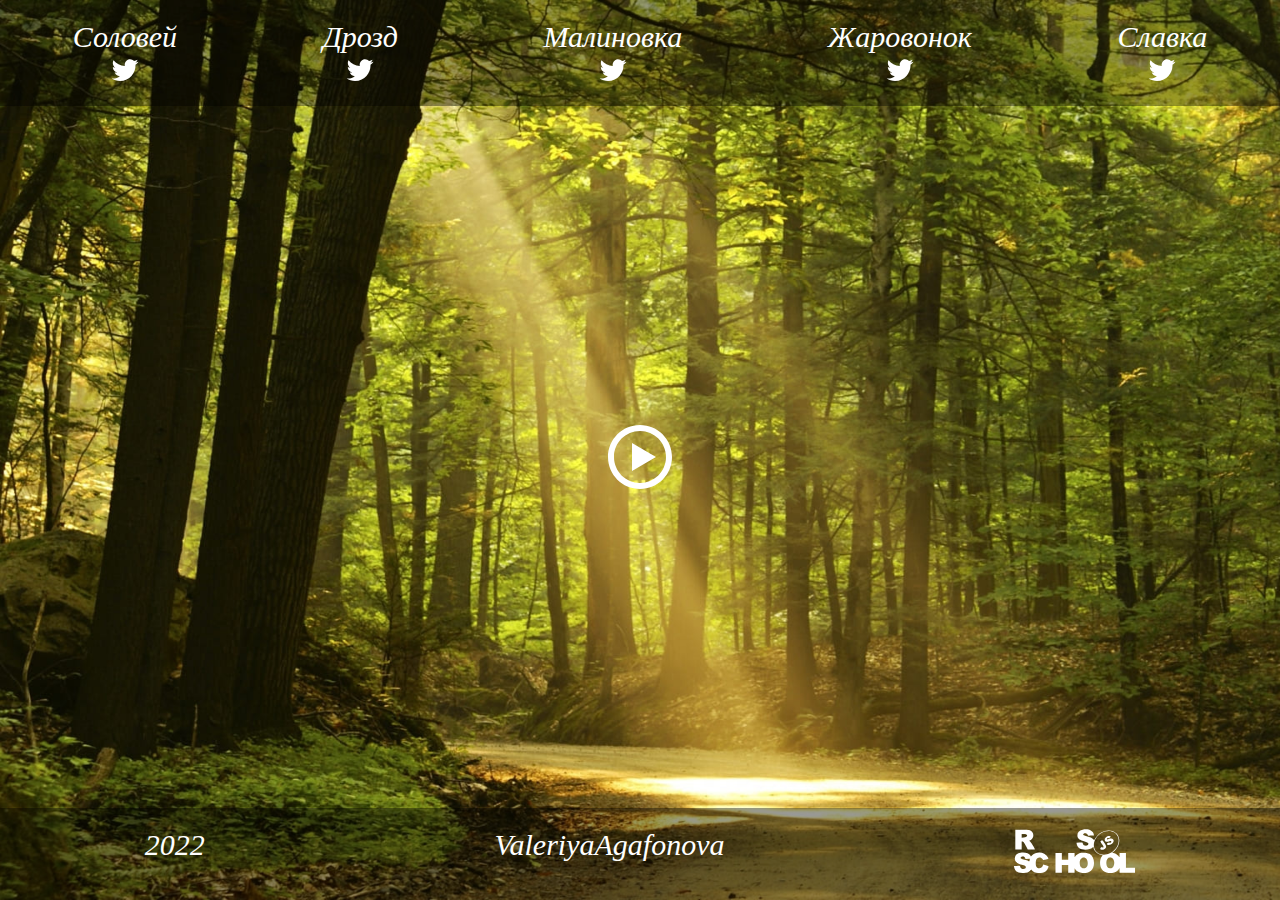
<file: eco-sounds/index.html>
<!DOCTYPE html>
<html lang="en">
<head>
    <meta charset="UTF-8">
    <meta http-equiv="X-UA-Compatible" content="IE=edge">
    <meta name="viewport" content="width=device-width, initial-scale=1.0">
    <link rel="stylesheet" href="./style.css">
    <title>Document</title>
</head>
<body>
    <header class="header">
        <div class="bird-button" value="solovey">
            <p class="bird-name">Соловей</p>
            <svg width="32" height="32" viewBox="0 0 32 32" fill="none" xmlns="http://www.w3.org/2000/svg">
                <path d="M29.333 7.83998C28.333 8.33298 27.333 8.50698 26.16 8.66698C27.333 7.99998 28.16 6.99998 28.493 5.66698C27.488 6.27498 26.317 6.73798 25.07 6.98898L25 7.00098C23.969 5.98698 22.56 5.35498 21.004 5.33398H21C18.16 5.33398 15.667 7.84098 15.667 10.841C15.667 11.334 15.667 11.668 15.84 12.001C11.262 11.823 7.22097 9.66398 4.52897 6.36198L4.50697 6.33398C4.08197 7.05998 3.83097 7.93198 3.83097 8.86298C3.83097 8.97198 3.83397 9.08098 3.84097 9.18898L3.83997 9.17398C3.87397 11.052 4.84897 12.695 6.31297 13.655L6.33397 13.668C5.49397 13.668 4.66697 13.335 3.82697 13.001C3.82697 15.668 5.66697 17.841 8.15997 18.334C7.66697 18.507 7.15997 18.507 6.66697 18.507C6.33397 18.507 5.99997 18.507 5.66697 18.334C6.33397 20.507 8.33397 22.174 10.84 22.174C9.03997 23.629 6.72397 24.509 4.20297 24.509C4.13197 24.509 4.06097 24.508 3.98997 24.507H4.00097H2.66797C5.03297 26.016 7.90397 26.936 10.984 27H11.001C21.001 27 26.508 18.667 26.508 11.493V10.826C27.655 10.036 28.601 9.03898 29.311 7.88198L29.335 7.83998H29.333Z"/>
                </svg>
           
        </div>
        <div class="bird-button" value="drozd">
            <p class="bird-name">Дрозд</p>
            <svg width="32" height="32" viewBox="0 0 32 32" fill="none" xmlns="http://www.w3.org/2000/svg">
                <path d="M29.333 7.83998C28.333 8.33298 27.333 8.50698 26.16 8.66698C27.333 7.99998 28.16 6.99998 28.493 5.66698C27.488 6.27498 26.317 6.73798 25.07 6.98898L25 7.00098C23.969 5.98698 22.56 5.35498 21.004 5.33398H21C18.16 5.33398 15.667 7.84098 15.667 10.841C15.667 11.334 15.667 11.668 15.84 12.001C11.262 11.823 7.22097 9.66398 4.52897 6.36198L4.50697 6.33398C4.08197 7.05998 3.83097 7.93198 3.83097 8.86298C3.83097 8.97198 3.83397 9.08098 3.84097 9.18898L3.83997 9.17398C3.87397 11.052 4.84897 12.695 6.31297 13.655L6.33397 13.668C5.49397 13.668 4.66697 13.335 3.82697 13.001C3.82697 15.668 5.66697 17.841 8.15997 18.334C7.66697 18.507 7.15997 18.507 6.66697 18.507C6.33397 18.507 5.99997 18.507 5.66697 18.334C6.33397 20.507 8.33397 22.174 10.84 22.174C9.03997 23.629 6.72397 24.509 4.20297 24.509C4.13197 24.509 4.06097 24.508 3.98997 24.507H4.00097H2.66797C5.03297 26.016 7.90397 26.936 10.984 27H11.001C21.001 27 26.508 18.667 26.508 11.493V10.826C27.655 10.036 28.601 9.03898 29.311 7.88198L29.335 7.83998H29.333Z"/>
                </svg>
            
        </div>
        <div class="bird-button" value="zarynka">
            <p class="bird-name">Малиновка</p>
            <svg width="32" height="32" viewBox="0 0 32 32" fill="none" xmlns="http://www.w3.org/2000/svg">
                <path d="M29.333 7.83998C28.333 8.33298 27.333 8.50698 26.16 8.66698C27.333 7.99998 28.16 6.99998 28.493 5.66698C27.488 6.27498 26.317 6.73798 25.07 6.98898L25 7.00098C23.969 5.98698 22.56 5.35498 21.004 5.33398H21C18.16 5.33398 15.667 7.84098 15.667 10.841C15.667 11.334 15.667 11.668 15.84 12.001C11.262 11.823 7.22097 9.66398 4.52897 6.36198L4.50697 6.33398C4.08197 7.05998 3.83097 7.93198 3.83097 8.86298C3.83097 8.97198 3.83397 9.08098 3.84097 9.18898L3.83997 9.17398C3.87397 11.052 4.84897 12.695 6.31297 13.655L6.33397 13.668C5.49397 13.668 4.66697 13.335 3.82697 13.001C3.82697 15.668 5.66697 17.841 8.15997 18.334C7.66697 18.507 7.15997 18.507 6.66697 18.507C6.33397 18.507 5.99997 18.507 5.66697 18.334C6.33397 20.507 8.33397 22.174 10.84 22.174C9.03997 23.629 6.72397 24.509 4.20297 24.509C4.13197 24.509 4.06097 24.508 3.98997 24.507H4.00097H2.66797C5.03297 26.016 7.90397 26.936 10.984 27H11.001C21.001 27 26.508 18.667 26.508 11.493V10.826C27.655 10.036 28.601 9.03898 29.311 7.88198L29.335 7.83998H29.333Z"/>
                </svg>
          
        </div>
        <div class="bird-button" value="javoronok">
            <p class="bird-name">Жаровонок</p>
            <svg width="32" height="32" viewBox="0 0 32 32" fill="none" xmlns="http://www.w3.org/2000/svg">
                <path d="M29.333 7.83998C28.333 8.33298 27.333 8.50698 26.16 8.66698C27.333 7.99998 28.16 6.99998 28.493 5.66698C27.488 6.27498 26.317 6.73798 25.07 6.98898L25 7.00098C23.969 5.98698 22.56 5.35498 21.004 5.33398H21C18.16 5.33398 15.667 7.84098 15.667 10.841C15.667 11.334 15.667 11.668 15.84 12.001C11.262 11.823 7.22097 9.66398 4.52897 6.36198L4.50697 6.33398C4.08197 7.05998 3.83097 7.93198 3.83097 8.86298C3.83097 8.97198 3.83397 9.08098 3.84097 9.18898L3.83997 9.17398C3.87397 11.052 4.84897 12.695 6.31297 13.655L6.33397 13.668C5.49397 13.668 4.66697 13.335 3.82697 13.001C3.82697 15.668 5.66697 17.841 8.15997 18.334C7.66697 18.507 7.15997 18.507 6.66697 18.507C6.33397 18.507 5.99997 18.507 5.66697 18.334C6.33397 20.507 8.33397 22.174 10.84 22.174C9.03997 23.629 6.72397 24.509 4.20297 24.509C4.13197 24.509 4.06097 24.508 3.98997 24.507H4.00097H2.66797C5.03297 26.016 7.90397 26.936 10.984 27H11.001C21.001 27 26.508 18.667 26.508 11.493V10.826C27.655 10.036 28.601 9.03898 29.311 7.88198L29.335 7.83998H29.333Z"/>
                </svg>
            
        </div>
        <div class="bird-button" value="slavka">
            <p class="bird-name">Славка</p>
            <svg width="32" height="32" viewBox="0 0 32 32" fill="none" xmlns="http://www.w3.org/2000/svg">
                <path d="M29.333 7.83998C28.333 8.33298 27.333 8.50698 26.16 8.66698C27.333 7.99998 28.16 6.99998 28.493 5.66698C27.488 6.27498 26.317 6.73798 25.07 6.98898L25 7.00098C23.969 5.98698 22.56 5.35498 21.004 5.33398H21C18.16 5.33398 15.667 7.84098 15.667 10.841C15.667 11.334 15.667 11.668 15.84 12.001C11.262 11.823 7.22097 9.66398 4.52897 6.36198L4.50697 6.33398C4.08197 7.05998 3.83097 7.93198 3.83097 8.86298C3.83097 8.97198 3.83397 9.08098 3.84097 9.18898L3.83997 9.17398C3.87397 11.052 4.84897 12.695 6.31297 13.655L6.33397 13.668C5.49397 13.668 4.66697 13.335 3.82697 13.001C3.82697 15.668 5.66697 17.841 8.15997 18.334C7.66697 18.507 7.15997 18.507 6.66697 18.507C6.33397 18.507 5.99997 18.507 5.66697 18.334C6.33397 20.507 8.33397 22.174 10.84 22.174C9.03997 23.629 6.72397 24.509 4.20297 24.509C4.13197 24.509 4.06097 24.508 3.98997 24.507H4.00097H2.66797C5.03297 26.016 7.90397 26.936 10.984 27H11.001C21.001 27 26.508 18.667 26.508 11.493V10.826C27.655 10.036 28.601 9.03898 29.311 7.88198L29.335 7.83998H29.333Z"/>
                </svg>
           
        </div>

    </header>
    <main class="main">
        <svg class="play" version="1.1" fill="none" xmlns="http://www.w3.org/2000/svg" width="64" height="64" viewBox="0 0 64 64">
            <title>play2</title>
            <path  d="M32 0c-17.673 0-32 14.327-32 32s14.327 32 32 32 32-14.327 32-32-14.327-32-32-32zM32 58c-14.359 0-26-11.641-26-26s11.641-26 26-26 26 11.641 26 26-11.641 26-26 26zM24 18l24 14-24 14z"></path>
            </svg>
         <svg class="pause display" version="1.1" xmlns="http://www.w3.org/2000/svg" width="64" height="64" viewBox="0 0 64 64" fill="none">
             <title>pause</title>
            <path d="M32 0c-17.673 0-32 14.327-32 32s14.327 32 32 32 32-14.327 32-32-14.327-32-32-32zM32 58c-14.359 0-26-11.641-26-26s11.641-26 26-26 26 11.641 26 26-11.641 26-26 26zM20 20h8v24h-8zM36 20h8v24h-8z"></path>
            </svg>
            <audio class="audio"></audio>
    </main>
    <footer class="footer">
        <span>2022</span>
        <a href="https://github.com/ValeriyaAgafonova">ValeriyaAgafonova</a>
        <a href="https://rs.school/js-stage0/"><svg class="logo" version="1.1" fill="white" xmlns="http://www.w3.org/2000/svg" width="121" height="45" viewBox="0 0 242 90">
            <title>rss</title>
            <path d="M137.197 3.257c-6.927 1.609-10.367 5.259-10.401 11.036-0.039 6.727 3.729 9.816 15.812 12.966 5.873 1.53 7.869 4.182 5.091 6.758-3.153 2.922-9.323 1.027-10.1-3.105-0.385-2.062-0.366-2.056-6.837-1.696l-5.735 0.318 0.276 1.806c0.425 2.784 2.722 7.082 4.68 8.758 5.802 4.964 21.78 4.455 27.25-0.872l1.6-1.558 0.307 1.811c1.125 6.663 7.892 12.923 15.677 14.504l2.5 0.509-1.477 1.935c-4.874 6.384-5.012 19.44-0.276 26.221 7.248 10.375 27.644 10.074 34.355-0.506l1.249-1.969v9.391h31.61v-10.097h-18.878v-29.416h-12.732l-0.025 4.5c-0.022 3.676-0.121 4.343-0.548 3.642-2.419-3.968-7.13-7.265-11.748-8.218l-2.489-0.515 2.526-1.898c7.858-5.906 12.752-16.681 11.495-25.307-3.305-22.669-35.958-23.020-48.395-0.523-0.802 1.448-1.485 2.68-1.519 2.737s-1.153-0.956-2.489-2.247c-2.77-2.683-4.995-3.665-12.558-5.538-7.037-1.744-8.477-2.967-6.112-5.192 2.25-2.115 7.149-0.745 8.252 2.309 0.647 1.789 0.529 1.772 8.010 1.277l4.326-0.287-0.276-1.724c-1.277-7.987-11.329-12.386-22.424-9.807zM2.635 23.268v19.755h12.732v-15.806h1.294c2.042 0 3.277 1.502 7.214 8.781l3.682 6.803 7.079 0.121c3.893 0.067 7.076 0.003 7.076-0.141 0-2.225-7.934-15.064-10.136-16.402l-1.207-0.734 2.436-1.274c9.031-4.728 7.321-18.273-2.576-20.396-1.249-0.267-7.574-0.467-14.884-0.467h-12.71v19.755zM195.401 6.952c19.87 5.186 18.051 33.064-2.824 43.242-21.268 10.37-40.222-6.654-30.113-27.045 5.898-11.897 20.984-19.316 32.934-16.194zM24.14 12.417c4.472 2.261 1.505 6.435-4.829 6.795l-3.943 0.225v-7.585l3.842 0.006c2.199 0.003 4.306 0.242 4.93 0.557zM188.373 15.91c-3.496 0.928-7.051 4.461-7.054 7.009-0.006 4.163 3.322 5.664 8.558 3.862 3.203-1.102 4.019-1.102 4.612 0.003 1.004 1.879-2.287 3.794-4.207 2.447-0.965-0.675-4.523 1.454-4.559 2.728-0.056 1.918 4.798 2.644 7.771 1.162 9.442-4.705 6.761-14.805-3.032-11.427-3.915 1.35-4.756 1.409-4.756 0.323 0-1.704 2.663-2.936 3.825-1.775 0.475 0.475 4.075-1.912 4.075-2.703 0-1.181-3.189-2.177-5.237-1.631zM174.201 25.383c-2.095 1.516-2.194 1.122 1.648 6.576 2.365 3.355 3.274 5.012 3.184 5.797-0.157 1.342-1.662 1.699-2.72 0.644-0.672-0.672-0.847-0.619-2.438 0.745-4.019 3.443 2.090 6.398 6.629 3.209 4.987-3.504 4.995-5.678 0.037-12.918-3.845-5.617-4.022-5.729-6.342-4.050zM13.044 49.621c-7.183 1.133-11.388 5.333-11.444 11.43-0.056 6.221 3.977 9.765 13.967 12.265 6.123 1.533 8.139 2.703 8.139 4.719 0 5.678-10.164 5.11-11.239-0.627-0.377-2.002-0.329-1.991-6.812-1.64l-5.749 0.312 0.287 1.8c1.311 8.252 6.109 11.686 16.799 12.021 8.477 0.264 11.391-0.557 15.092-4.258l2.534-2.534 0.931 1.257c5.386 7.284 23.58 7.774 29.554 0.793 1.747-2.039 3.707-5.881 3.907-7.65 0.141-1.246 0.101-1.268-5.223-2.883l-5.363-1.628-0.72 2.166c-2.453 7.383-11.714 7.467-13.748 0.127-0.692-2.495-0.608-8.454 0.157-11.022 1.845-6.207 9.638-7.481 12.8-2.090 1.319 2.25 0.965 2.208 6.95 0.855 5.698-1.288 5.453-1.060 4.154-3.859-5.153-11.087-22.475-13.688-31.66-4.759l-2.562 2.492-1.063-1.814c-2.649-4.523-11.005-6.846-19.682-5.473zM134.342 49.632c-4.863 0.844-9.667 3.904-12.381 7.883-0.726 1.066-0.745 0.979-0.768-3.187l-0.023-4.281h-12.732v13.61h-12.732v-13.61h-12.732v39.513h12.732v-15.806h12.732v15.806h12.732v-8.933l1.375 2.073c5.721 8.634 23.414 10.15 31.466 2.694 9.318-8.626 7.49-28.249-3.136-33.671-4.101-2.093-11.298-3.004-16.535-2.095zM20.183 57.727c0.734 0.38 1.595 1.409 2.062 2.467l0.802 1.817 8.578-0.413-0.281 2.239c-0.371 2.962-0.537 3.074-2.998 1.986-1.159-0.512-4.402-1.505-7.211-2.211-6.646-1.665-7.473-2.022-7.813-3.375-0.63-2.503 3.766-4.112 6.865-2.509zM141.871 59.279c6.502 1.806 7.819 16.729 1.789 20.278-4.503 2.649-10.201 0.394-11.537-4.57-2.655-9.863 2.264-17.786 9.748-15.708zM194.951 59.268c7.554 2.098 7.4 19.074-0.191 21.119-6.103 1.642-10.164-2.599-10.133-10.581 0.034-8.294 3.963-12.305 10.325-10.536z"></path>
            </svg></a>
    </footer>
    <script src="./index.js"></script>
    <script>
        console.log("самооценка 60/60")
        console.log('1. Вёрстка +10. есть не меньше пяти интерактивных элементов, с которыми пользователи могут взаимодействовать. Изменение внешнего вида самого элемента и состояния курсора при наведении, плавные анимации +5   (5 интерактивных элементов, изменяется курсор при наведении, плавно меняется цвет при наведении).  в футере приложения есть ссылка на гитхаб автора приложения, год создания приложения, логотип курса со ссылкой на курс +5')
        console.log('2. При кликах по интерактивным элементам меняется изображение +10 ')
        console.log('3. При кликах по интерактивным элементам меняется звук +10')
        console.log('4. Активный в данный момент интерактивный элемент выделяется стилем +10 (активный элемент окрашивается голубым)')
        console.log('5. Кнопка Play/Pause +20 есть кнопка Play/Pause, при клике по которой можно запустить или остановить проигрывание звука +10 внешний вид и функционал кнопки Play/Pause изменяется в зависимости от того, проигрывается ли в данный момент звук +10')
        console.log('Очень высокое качество оформления приложения и/или дополнительный не предусмотренный в задании функционал, улучшающий качество приложения (сделала с картинки демо е выходя за рамки) поэтому дом баллов не добавляю')

    </script>
</body>
</html>
</file>
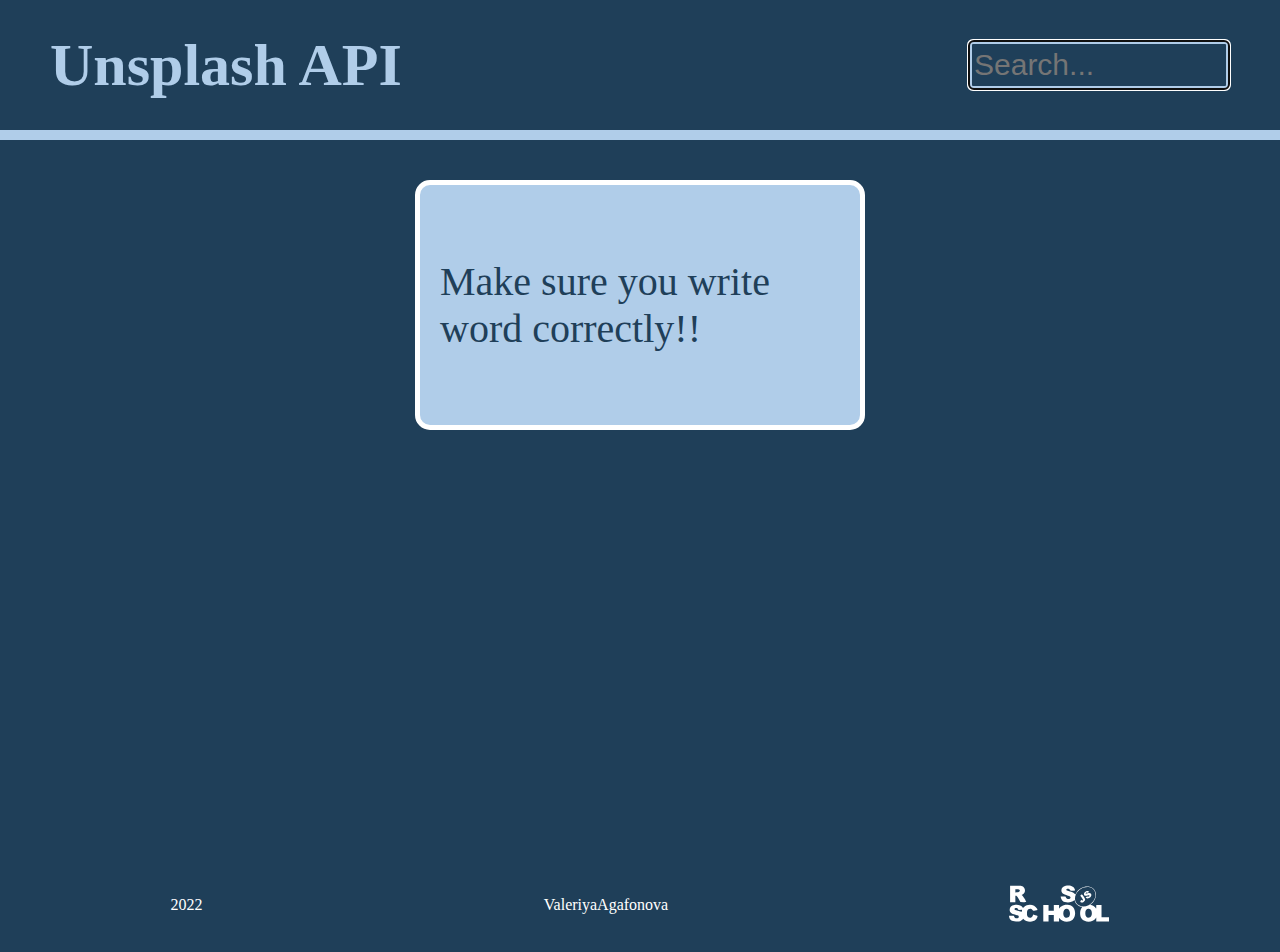
<file: image-galery/index.html>
<!DOCTYPE html>
<html lang="en">
<head>
    <meta charset="UTF-8">
    <meta http-equiv="X-UA-Compatible" content="IE=edge">
    <meta name="viewport" content="width=device-width, initial-scale=1.0">
    <link rel="stylesheet" href="./style.css">
    <link rel="icon" href="./icon.svg">
    <title>Photo api</title>
</head>
<body>
    <header class="header">
        <h1>Unsplash API</h1>
        <div class="search-area">
        <input type="text" placeholder="Search..." autofocus>
        <span class="clean">&#10006;</span>
    </div>
    </header>
    <main class="main">
        <div class="photo-container"></div>
<div class="error display">
    <p>Make sure you write word correctly!!</p>
</div>
          
    </main>
<footer class="footer">
    <span>2022</span>
    <a href="https://github.com/ValeriyaAgafonova">ValeriyaAgafonova</a>
    <a href="https://rs.school/js-stage0/"><svg class="logo" version="1.1" fill="white" xmlns="http://www.w3.org/2000/svg" width="242" height="90" viewBox="0 0 242 90">
        <title>rss</title>
        <path d="M137.197 3.257c-6.927 1.609-10.367 5.259-10.401 11.036-0.039 6.727 3.729 9.816 15.812 12.966 5.873 1.53 7.869 4.182 5.091 6.758-3.153 2.922-9.323 1.027-10.1-3.105-0.385-2.062-0.366-2.056-6.837-1.696l-5.735 0.318 0.276 1.806c0.425 2.784 2.722 7.082 4.68 8.758 5.802 4.964 21.78 4.455 27.25-0.872l1.6-1.558 0.307 1.811c1.125 6.663 7.892 12.923 15.677 14.504l2.5 0.509-1.477 1.935c-4.874 6.384-5.012 19.44-0.276 26.221 7.248 10.375 27.644 10.074 34.355-0.506l1.249-1.969v9.391h31.61v-10.097h-18.878v-29.416h-12.732l-0.025 4.5c-0.022 3.676-0.121 4.343-0.548 3.642-2.419-3.968-7.13-7.265-11.748-8.218l-2.489-0.515 2.526-1.898c7.858-5.906 12.752-16.681 11.495-25.307-3.305-22.669-35.958-23.020-48.395-0.523-0.802 1.448-1.485 2.68-1.519 2.737s-1.153-0.956-2.489-2.247c-2.77-2.683-4.995-3.665-12.558-5.538-7.037-1.744-8.477-2.967-6.112-5.192 2.25-2.115 7.149-0.745 8.252 2.309 0.647 1.789 0.529 1.772 8.010 1.277l4.326-0.287-0.276-1.724c-1.277-7.987-11.329-12.386-22.424-9.807zM2.635 23.268v19.755h12.732v-15.806h1.294c2.042 0 3.277 1.502 7.214 8.781l3.682 6.803 7.079 0.121c3.893 0.067 7.076 0.003 7.076-0.141 0-2.225-7.934-15.064-10.136-16.402l-1.207-0.734 2.436-1.274c9.031-4.728 7.321-18.273-2.576-20.396-1.249-0.267-7.574-0.467-14.884-0.467h-12.71v19.755zM195.401 6.952c19.87 5.186 18.051 33.064-2.824 43.242-21.268 10.37-40.222-6.654-30.113-27.045 5.898-11.897 20.984-19.316 32.934-16.194zM24.14 12.417c4.472 2.261 1.505 6.435-4.829 6.795l-3.943 0.225v-7.585l3.842 0.006c2.199 0.003 4.306 0.242 4.93 0.557zM188.373 15.91c-3.496 0.928-7.051 4.461-7.054 7.009-0.006 4.163 3.322 5.664 8.558 3.862 3.203-1.102 4.019-1.102 4.612 0.003 1.004 1.879-2.287 3.794-4.207 2.447-0.965-0.675-4.523 1.454-4.559 2.728-0.056 1.918 4.798 2.644 7.771 1.162 9.442-4.705 6.761-14.805-3.032-11.427-3.915 1.35-4.756 1.409-4.756 0.323 0-1.704 2.663-2.936 3.825-1.775 0.475 0.475 4.075-1.912 4.075-2.703 0-1.181-3.189-2.177-5.237-1.631zM174.201 25.383c-2.095 1.516-2.194 1.122 1.648 6.576 2.365 3.355 3.274 5.012 3.184 5.797-0.157 1.342-1.662 1.699-2.72 0.644-0.672-0.672-0.847-0.619-2.438 0.745-4.019 3.443 2.090 6.398 6.629 3.209 4.987-3.504 4.995-5.678 0.037-12.918-3.845-5.617-4.022-5.729-6.342-4.050zM13.044 49.621c-7.183 1.133-11.388 5.333-11.444 11.43-0.056 6.221 3.977 9.765 13.967 12.265 6.123 1.533 8.139 2.703 8.139 4.719 0 5.678-10.164 5.11-11.239-0.627-0.377-2.002-0.329-1.991-6.812-1.64l-5.749 0.312 0.287 1.8c1.311 8.252 6.109 11.686 16.799 12.021 8.477 0.264 11.391-0.557 15.092-4.258l2.534-2.534 0.931 1.257c5.386 7.284 23.58 7.774 29.554 0.793 1.747-2.039 3.707-5.881 3.907-7.65 0.141-1.246 0.101-1.268-5.223-2.883l-5.363-1.628-0.72 2.166c-2.453 7.383-11.714 7.467-13.748 0.127-0.692-2.495-0.608-8.454 0.157-11.022 1.845-6.207 9.638-7.481 12.8-2.090 1.319 2.25 0.965 2.208 6.95 0.855 5.698-1.288 5.453-1.060 4.154-3.859-5.153-11.087-22.475-13.688-31.66-4.759l-2.562 2.492-1.063-1.814c-2.649-4.523-11.005-6.846-19.682-5.473zM134.342 49.632c-4.863 0.844-9.667 3.904-12.381 7.883-0.726 1.066-0.745 0.979-0.768-3.187l-0.023-4.281h-12.732v13.61h-12.732v-13.61h-12.732v39.513h12.732v-15.806h12.732v15.806h12.732v-8.933l1.375 2.073c5.721 8.634 23.414 10.15 31.466 2.694 9.318-8.626 7.49-28.249-3.136-33.671-4.101-2.093-11.298-3.004-16.535-2.095zM20.183 57.727c0.734 0.38 1.595 1.409 2.062 2.467l0.802 1.817 8.578-0.413-0.281 2.239c-0.371 2.962-0.537 3.074-2.998 1.986-1.159-0.512-4.402-1.505-7.211-2.211-6.646-1.665-7.473-2.022-7.813-3.375-0.63-2.503 3.766-4.112 6.865-2.509zM141.871 59.279c6.502 1.806 7.819 16.729 1.789 20.278-4.503 2.649-10.201 0.394-11.537-4.57-2.655-9.863 2.264-17.786 9.748-15.708zM194.951 59.268c7.554 2.098 7.4 19.074-0.191 21.119-6.103 1.642-10.164-2.599-10.133-10.581 0.034-8.294 3.963-12.305 10.325-10.536z"></path>
        </svg></a>
</footer>

    <script src="./index.js"></script>
    <script>
        console.log('60/60')
        console.log('Вёрстка +10 на странице есть несколько фото и строка поиска +5в футере приложения есть ссылка на гитхаб автора приложения, год создания приложения, логотип курса со ссылкой на курс +5')
        console.log('При загрузке приложения на странице отображаются полученные от API изображения +10')
        console.log('Если в поле поиска ввести слово и отправить поисковый запрос, на странице отобразятся изображения соответствующей тематики, если такие данные предоставляет API +10')
        console.log('Поиск +30 при открытии приложения курсор находится в поле ввода +5 есть placeholder +5 автозаполнение поля ввода отключено (нет выпадающего списка с предыдущими запросами) +5 поисковый запрос можно отправить нажатием клавиши Enter +5 после отправки поискового запроса и отображения результатов поиска, поисковый запрос продолжает отображаться в поле ввода +5 в поле ввода есть крестик при клике по которому поисковый запрос из поля ввода удаляется и отображается placeholder +5')
        console.log('Очень высокое качество оформления приложения и/или дополнительный не предусмотренный в задании функционал, улучшающий качество приложения (сделала по демо поэтому баллов за это я себе не добавляла)')
        
    </script>
</body>
</html>
</file>
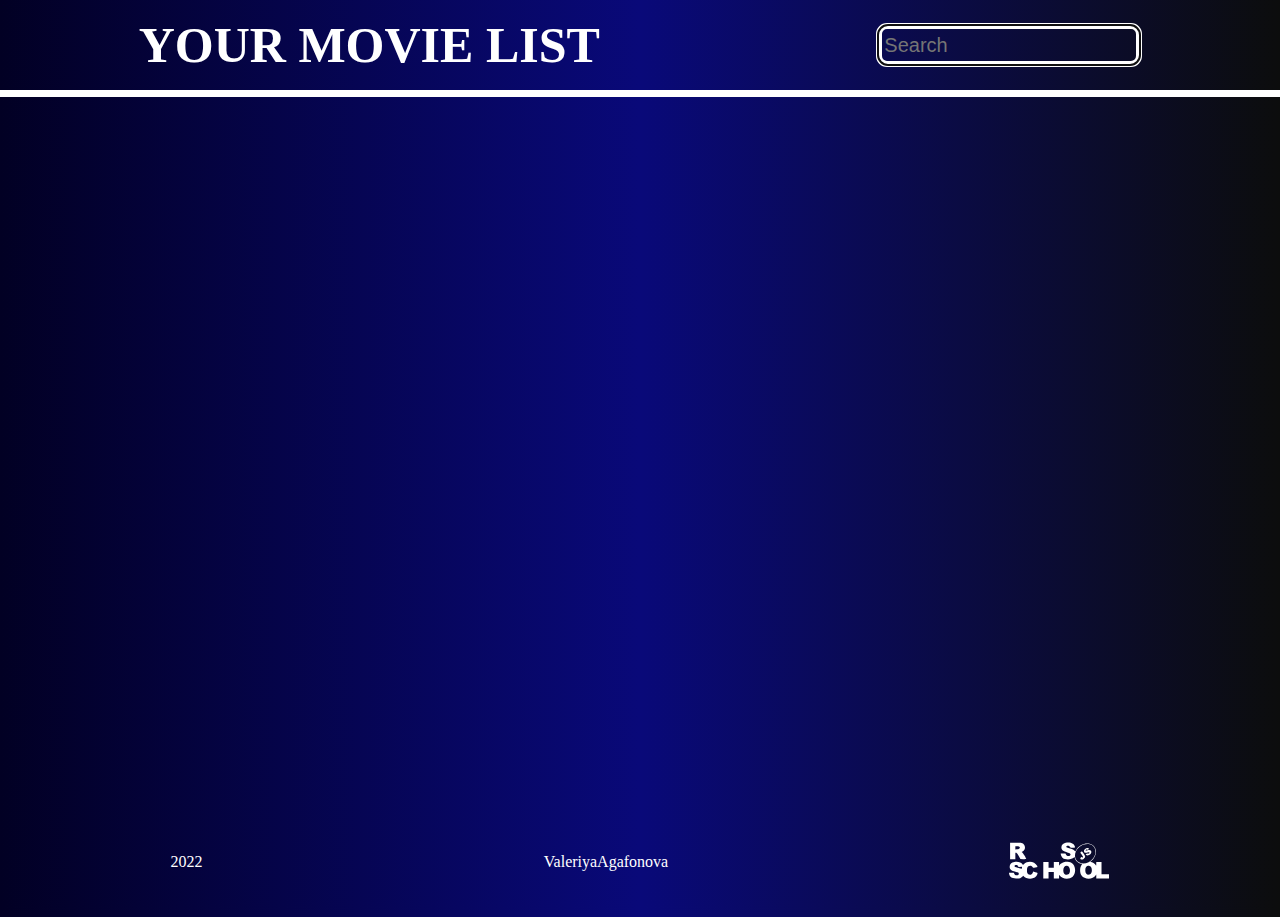
<file: movie-app/index.html>
<!DOCTYPE html>
<html lang="en">
<head>
    <meta charset="UTF-8">
    <meta http-equiv="X-UA-Compatible" content="IE=edge">
    <meta name="viewport" content="width=device-width, initial-scale=1.0">
    <link rel="stylesheet" href="./style.css">
    <link rel="icon" href="./assets/svg.svg">
    <title>Movie app</title>
</head>
<body>
    <header class="header">
        <h1>YOUR MOVIE LIST</h1>
        <div class="search-area">
        <input type="text" class="search-input" autofocus placeholder="Search">
        <span class="clean">&#10006;</span>
    </div>
    </header>
    <main class="main">
        
    </main>
    <footer class="footer">
        <span>2022</span>
        <a href="https://github.com/ValeriyaAgafonova">ValeriyaAgafonova</a>
        <a href="https://rs.school/js-stage0/"><svg class="logo" version="1.1" fill="white" xmlns="http://www.w3.org/2000/svg" width="242" height="90" viewBox="0 0 242 90">
            <title>rss</title>
            <path d="M137.197 3.257c-6.927 1.609-10.367 5.259-10.401 11.036-0.039 6.727 3.729 9.816 15.812 12.966 5.873 1.53 7.869 4.182 5.091 6.758-3.153 2.922-9.323 1.027-10.1-3.105-0.385-2.062-0.366-2.056-6.837-1.696l-5.735 0.318 0.276 1.806c0.425 2.784 2.722 7.082 4.68 8.758 5.802 4.964 21.78 4.455 27.25-0.872l1.6-1.558 0.307 1.811c1.125 6.663 7.892 12.923 15.677 14.504l2.5 0.509-1.477 1.935c-4.874 6.384-5.012 19.44-0.276 26.221 7.248 10.375 27.644 10.074 34.355-0.506l1.249-1.969v9.391h31.61v-10.097h-18.878v-29.416h-12.732l-0.025 4.5c-0.022 3.676-0.121 4.343-0.548 3.642-2.419-3.968-7.13-7.265-11.748-8.218l-2.489-0.515 2.526-1.898c7.858-5.906 12.752-16.681 11.495-25.307-3.305-22.669-35.958-23.020-48.395-0.523-0.802 1.448-1.485 2.68-1.519 2.737s-1.153-0.956-2.489-2.247c-2.77-2.683-4.995-3.665-12.558-5.538-7.037-1.744-8.477-2.967-6.112-5.192 2.25-2.115 7.149-0.745 8.252 2.309 0.647 1.789 0.529 1.772 8.010 1.277l4.326-0.287-0.276-1.724c-1.277-7.987-11.329-12.386-22.424-9.807zM2.635 23.268v19.755h12.732v-15.806h1.294c2.042 0 3.277 1.502 7.214 8.781l3.682 6.803 7.079 0.121c3.893 0.067 7.076 0.003 7.076-0.141 0-2.225-7.934-15.064-10.136-16.402l-1.207-0.734 2.436-1.274c9.031-4.728 7.321-18.273-2.576-20.396-1.249-0.267-7.574-0.467-14.884-0.467h-12.71v19.755zM195.401 6.952c19.87 5.186 18.051 33.064-2.824 43.242-21.268 10.37-40.222-6.654-30.113-27.045 5.898-11.897 20.984-19.316 32.934-16.194zM24.14 12.417c4.472 2.261 1.505 6.435-4.829 6.795l-3.943 0.225v-7.585l3.842 0.006c2.199 0.003 4.306 0.242 4.93 0.557zM188.373 15.91c-3.496 0.928-7.051 4.461-7.054 7.009-0.006 4.163 3.322 5.664 8.558 3.862 3.203-1.102 4.019-1.102 4.612 0.003 1.004 1.879-2.287 3.794-4.207 2.447-0.965-0.675-4.523 1.454-4.559 2.728-0.056 1.918 4.798 2.644 7.771 1.162 9.442-4.705 6.761-14.805-3.032-11.427-3.915 1.35-4.756 1.409-4.756 0.323 0-1.704 2.663-2.936 3.825-1.775 0.475 0.475 4.075-1.912 4.075-2.703 0-1.181-3.189-2.177-5.237-1.631zM174.201 25.383c-2.095 1.516-2.194 1.122 1.648 6.576 2.365 3.355 3.274 5.012 3.184 5.797-0.157 1.342-1.662 1.699-2.72 0.644-0.672-0.672-0.847-0.619-2.438 0.745-4.019 3.443 2.090 6.398 6.629 3.209 4.987-3.504 4.995-5.678 0.037-12.918-3.845-5.617-4.022-5.729-6.342-4.050zM13.044 49.621c-7.183 1.133-11.388 5.333-11.444 11.43-0.056 6.221 3.977 9.765 13.967 12.265 6.123 1.533 8.139 2.703 8.139 4.719 0 5.678-10.164 5.11-11.239-0.627-0.377-2.002-0.329-1.991-6.812-1.64l-5.749 0.312 0.287 1.8c1.311 8.252 6.109 11.686 16.799 12.021 8.477 0.264 11.391-0.557 15.092-4.258l2.534-2.534 0.931 1.257c5.386 7.284 23.58 7.774 29.554 0.793 1.747-2.039 3.707-5.881 3.907-7.65 0.141-1.246 0.101-1.268-5.223-2.883l-5.363-1.628-0.72 2.166c-2.453 7.383-11.714 7.467-13.748 0.127-0.692-2.495-0.608-8.454 0.157-11.022 1.845-6.207 9.638-7.481 12.8-2.090 1.319 2.25 0.965 2.208 6.95 0.855 5.698-1.288 5.453-1.060 4.154-3.859-5.153-11.087-22.475-13.688-31.66-4.759l-2.562 2.492-1.063-1.814c-2.649-4.523-11.005-6.846-19.682-5.473zM134.342 49.632c-4.863 0.844-9.667 3.904-12.381 7.883-0.726 1.066-0.745 0.979-0.768-3.187l-0.023-4.281h-12.732v13.61h-12.732v-13.61h-12.732v39.513h12.732v-15.806h12.732v15.806h12.732v-8.933l1.375 2.073c5.721 8.634 23.414 10.15 31.466 2.694 9.318-8.626 7.49-28.249-3.136-33.671-4.101-2.093-11.298-3.004-16.535-2.095zM20.183 57.727c0.734 0.38 1.595 1.409 2.062 2.467l0.802 1.817 8.578-0.413-0.281 2.239c-0.371 2.962-0.537 3.074-2.998 1.986-1.159-0.512-4.402-1.505-7.211-2.211-6.646-1.665-7.473-2.022-7.813-3.375-0.63-2.503 3.766-4.112 6.865-2.509zM141.871 59.279c6.502 1.806 7.819 16.729 1.789 20.278-4.503 2.649-10.201 0.394-11.537-4.57-2.655-9.863 2.264-17.786 9.748-15.708zM194.951 59.268c7.554 2.098 7.4 19.074-0.191 21.119-6.103 1.642-10.164-2.599-10.133-10.581 0.034-8.294 3.963-12.305 10.325-10.536z"></path>
            </svg></a>
    </footer>


    <script src="./index.js"></script>
    <script>
         console.log('60/60')
        console.log('Вёрстка +10на странице есть несколько карточек фильмов и строка поиска. На каждой карточке фильма есть постер и название фильма. Также на карточке  описание фильма, его рейтинг на IMDb +5в футере приложения есть ссылка на гитхаб автора приложения, год создания приложения, логотип курса со ссылкой на курс +5')
        console.log('При загрузке приложения на странице отображаются карточки фильмов с полученными от API данными +10')
        console.log('Если в поле поиска ввести слово и отправить поисковый запрос, на странице отобразятся карточки фильмов, в названиях которых есть это слово, если такие данные предоставляет API +10')
        console.log('Поиск +30 при открытии приложения курсор находится в поле ввода +5есть placeholder +5автозаполнение поля ввода отключено (нет выпадающего списка с предыдущими запросами) +5поисковый запрос можно отправить нажатием клавиши Enter +5после отправки поискового запроса и отображения результатов поиска, поисковый запрос продолжает отображаться в поле ввода +5в поле ввода есть крестик при клике по которому поисковый запрос из поля ввода удаляется и отображается placeholder +5')
        console.log('Очень высокое качество оформления приложения и/или дополнительный не предусмотренный в задании функционал, улучшающий качество приложения +10')
       

    </script>
</body>
</html>
</file>
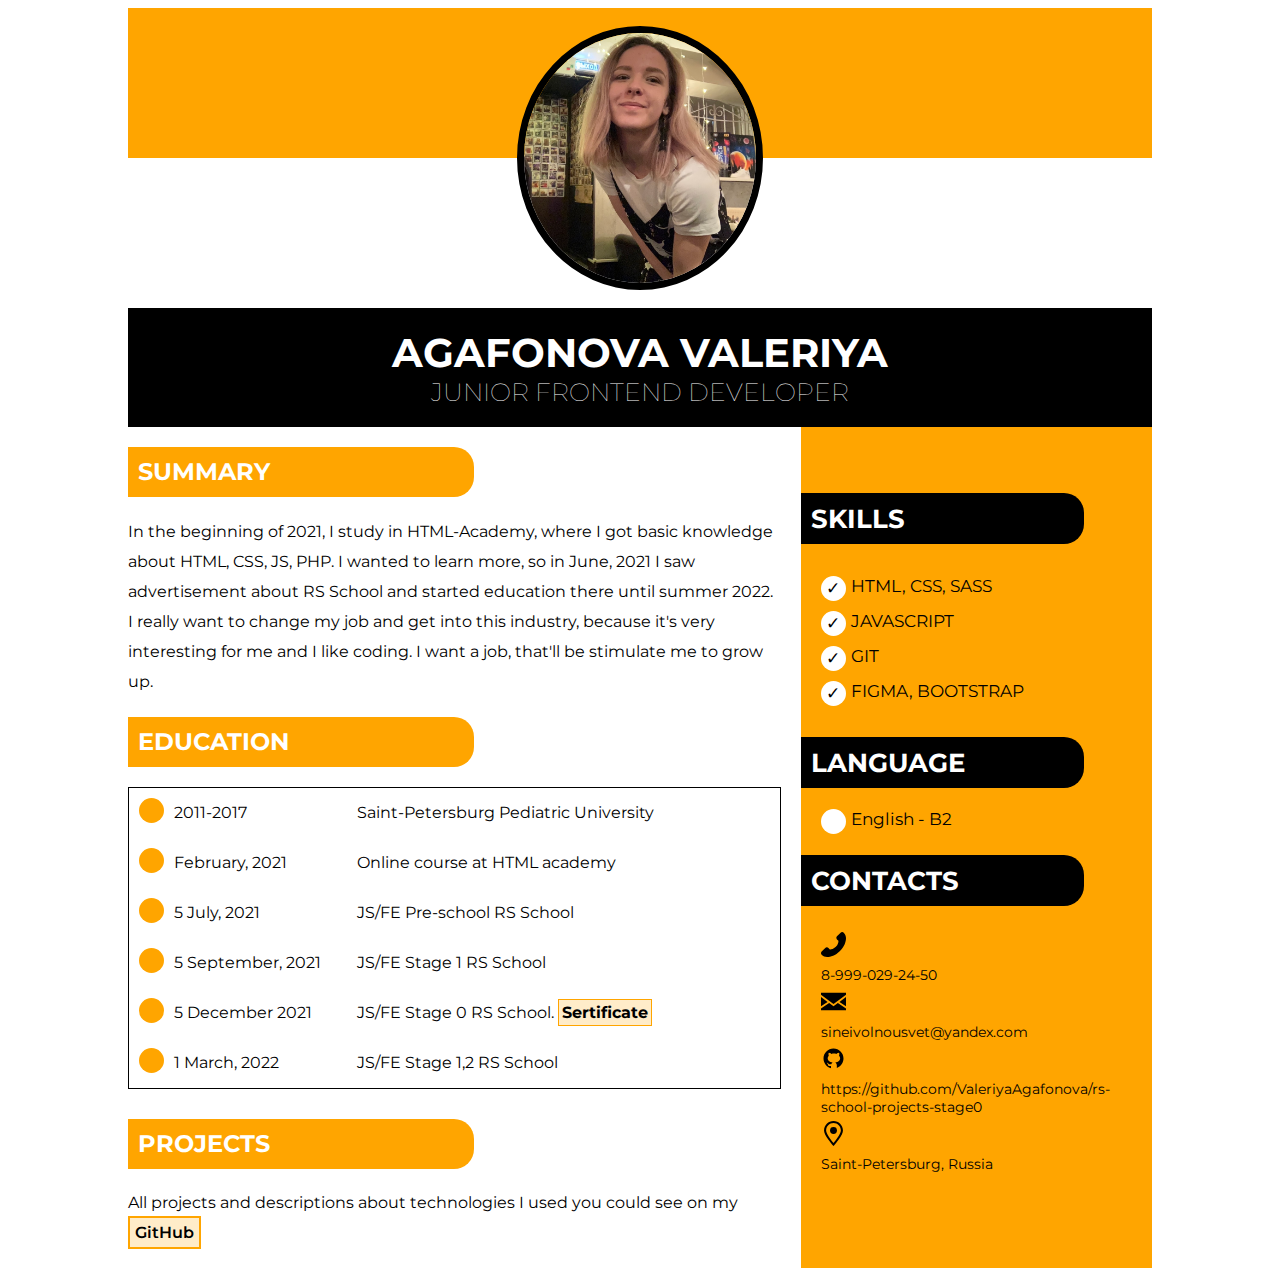
<file: pdf-resume/index.html>
<!DOCTYPE html>
<html lang="en">
<head>
    <meta charset="UTF-8">
    <meta http-equiv="X-UA-Compatible" content="IE=edge">
    <meta name="viewport" content="width=device-width, initial-scale=1.0">
    <link rel="stylesheet" href="./style.css">
    <link rel="stylesheet" href="./media.css">
    <link rel="preconnect" href="https://fonts.googleapis.com">
<link rel="preconnect" href="https://fonts.gstatic.com" crossorigin>
<link href="https://fonts.googleapis.com/css2?family=Inter&family=Montserrat:wght@100;400;700&display=swap" rel="stylesheet">
<link rel="icon" href="./iconn.svg">
    <title>resume</title>
</head>
<body>
    <div class="container">
      <header class="header">
        <img class="header__photo" alt="me" src="./meme.jpg" height="250">
      </header>
      <div class="name">
        <h1>Agafonova Valeriya</h1>
        <p class="name__spec">junior frontend developer</p>
      </div>
      <main class="main">
        <div class="main__left-side">
          <section class="main__left-side_information-section">
              <div class="main__left-side_information-section_summary">  
                <h2>summary</h2> 
                <p>In the beginning of 2021, I study in HTML-Academy, where I got basic knowledge about HTML, CSS, JS, PHP. I wanted to learn more, so in June, 2021 I saw advertisement about RS School and started education there until summer 2022. I really want to change my job and get into this industry, because it's very interesting for me and I like coding. I want a job, that'll be stimulate me to grow up.</p>
              </div>
            <div class="main__left-side_information-section_education">  
              <h2>education</h2>  
              <div class="education__tables">
                <div class="education__tables_table-time">
                  <div class="education__tables_table-time_circle"></div>
                  <p>2011-2017</p>
                  </div>
                <span>Saint-Petersburg Pediatric University</span>
                <div class="education__tables_table-time">
                  <div class="education__tables_table-time_circle"></div>
                  <p>February, 2021</p>
                </div>
                <span>Online course at HTML academy</span>             
                <div class="education__tables_table-time">
                  <div class="education__tables_table-time_circle"></div>
                  <p>5 July, 2021</p>
                </div>
                <span>JS/FE Pre-school RS School</span>
                <div class="education__tables_table-time">
                  <div class="education__tables_table-time_circle"></div>
                  <p>5 September, 2021</p>
                </div>
                <span>JS/FE Stage 1 RS School</span>
                <div class="education__tables_table-time">
                  <div class="education__tables_table-time_circle"></div>
                  <p>5 December 2021</p>
                </div>
                <span>JS/FE Stage 0 RS School. <a href="./qg02423i.pdf" target="blank">Sertificate</a></span>
                <div class="education__tables_table-time">
                  <div class="education__tables_table-time_circle"></div>
                  <p>1 March, 2022</p>
                </div>
                <span>JS/FE Stage 1,2 RS School</span> 
              </div>
            </div>
            <section class="main__left-side_projects">
                <h2>Projects</h2> 
                <p>All projects and descriptions about technologies I used you could see on my <a href="https://github.com/ValeriyaAgafonova" target="blank">GitHub</a></p>
            </section>
          </div>
          <div class="main__right-side">
            <h2>skills</h2>
            <div class="main__right-side_skills-list">
              <div class="main__right-side_skills-list_item">
                <div class="skills-list_item_circle">&#10003;</div>
                <p>HTML, CSS, sass</p>
              </div>
                <div class="main__right-side_skills-list_item">
                  <div class="skills-list_item_circle">&#10003;</div>
                  <p>javascript</p>
                </div>
                <div class="main__right-side_skills-list_item">
                  <div class="skills-list_item_circle">&#10003;</div>
                  <p>git</p>
                </div>
                <div class="main__right-side_skills-list_item">
                  <div class="skills-list_item_circle">&#10003;</div>
                  <p>figma, bootstrap</p>
                </div>
          
              </div>
                <h2>language</h2>
                <div class="main__right-side_lang-list">
                  <div class="lang-list_circle"></div>
                  <p>English - B2</p>
                  
                </div>
                <h2>contacts</h2>
                <div class="main__right-side_contact-list">
                  <a href="tel:+79990292450" target="blank"><svg version="1.1" id="Capa_1" fill="none" xmlns="http://www.w3.org/2000/svg" xmlns:xlink="http://www.w3.org/1999/xlink" x="0px" y="0px"
                    viewBox="0 0 202.541 202.541" style="enable-background:new 0 0 202.541 202.541;" xml:space="preserve">
                    <path d="M202.482,51.982c-1.07,25.305-10.387,63.51-48.689,101.813c-38.304,38.303-76.508,47.619-101.813,48.69
                    c-0.877,0.037-1.751,0.056-2.625,0.056c-0.001,0-0.002,0-0.003,0c-16.634,0-32.289-6.496-44.083-18.289
                    c-7.017-7.017-7.017-18.434,0-25.451l29.421-29.421c3.399-3.399,7.918-5.271,12.726-5.271c4.807,0,9.326,1.872,12.725,5.271
                    l11.699,11.699c0.764,0.055,1.727,0.099,2.859,0.099c9.159,0,27.25-2.726,45.5-20.976c21.063-21.063,21.394-41.879,20.896-48.34
                    l-11.718-11.718c-7.017-7.017-7.017-18.434-0.001-25.45l29.422-29.422C162.196,1.872,166.715,0,171.523,0s9.326,1.872,12.726,5.271
                    C196.569,17.593,203.216,34.619,202.482,51.982z"/>
                  </svg>
                </a>
                  <p>8-999-029-24-50</p>
                  <a href="mailto: sineivolnousvet@yandex.com" target="blank"><svg version="1.1" id="Capa_1" xmlns="http://www.w3.org/2000/svg" xmlns:xlink="http://www.w3.org/1999/xlink" x="0px" y="0px"
	                viewBox="0 0 400 400" style="enable-background:new 0 0 400 400;" xml:space="preserve">
                    <g id="XMLID_1_">
                    <polygon id="XMLID_869_" points="0,127.5 0,274.219 104.8,206.1 	"/>
	                <polygon id="XMLID_870_" points="400,274.219 400,127.5 295.2,206.1 	"/>
	                <polygon id="XMLID_871_" points="200,277.5 130.357,225.268 0,310 0,340 400,340 400,310 269.643,225.268 	"/>
	                <polygon id="XMLID_872_" points="0,90 200,240 400,90 400,60 0,60 	"/>
                  </svg>
                </a>
                  <p>sineivolnousvet@yandex.com</p>
                  <a href="https://github.com/ValeriyaAgafonova" target="blank"><?xml version="1.0"?><svg fill="none" xmlns="http://www.w3.org/2000/svg"  viewBox="0 0 30 30" width="60px" height="60px">    <path d="M15,3C8.373,3,3,8.373,3,15c0,5.623,3.872,10.328,9.092,11.63C12.036,26.468,12,26.28,12,26.047v-2.051 c-0.487,0-1.303,0-1.508,0c-0.821,0-1.551-0.353-1.905-1.009c-0.393-0.729-0.461-1.844-1.435-2.526 c-0.289-0.227-0.069-0.486,0.264-0.451c0.615,0.174,1.125,0.596,1.605,1.222c0.478,0.627,0.703,0.769,1.596,0.769 c0.433,0,1.081-0.025,1.691-0.121c0.328-0.833,0.895-1.6,1.588-1.962c-3.996-0.411-5.903-2.399-5.903-5.098 c0-1.162,0.495-2.286,1.336-3.233C9.053,10.647,8.706,8.73,9.435,8c1.798,0,2.885,1.166,3.146,1.481C13.477,9.174,14.461,9,15.495,9 c1.036,0,2.024,0.174,2.922,0.483C18.675,9.17,19.763,8,21.565,8c0.732,0.731,0.381,2.656,0.102,3.594 c0.836,0.945,1.328,2.066,1.328,3.226c0,2.697-1.904,4.684-5.894,5.097C18.199,20.49,19,22.1,19,23.313v2.734 c0,0.104-0.023,0.179-0.035,0.268C23.641,24.676,27,20.236,27,15C27,8.373,21.627,3,15,3z"/></svg></a>
                  <p>https://github.com/ValeriyaAgafonova/rs-school-projects-stage0</p>
                  <svg version="1.1" xmlns="http://www.w3.org/2000/svg" viewBox="0 0 362.13 362.13" xmlns:xlink="http://www.w3.org/1999/xlink" enable-background="new 0 0 362.13 362.13">
                    <g>
                    <path d="m181.065,0c-75.532,0-136.981,61.45-136.981,136.981 0,31.155 21.475,76.714 63.827,135.411 30.619,42.436 60.744,75.965 62.011,77.372l11.144,12.367 11.144-12.367c1.267-1.406 31.392-34.936 62.011-77.372 42.352-58.697 63.827-104.255 63.827-135.411-0.001-75.531-61.451-136.981-136.983-136.981zm0,316.958c-37.733-44.112-106.981-134.472-106.981-179.977 0-58.989 47.991-106.981 106.981-106.981s106.981,47.992 106.981,106.981c0.001,45.505-69.248,135.865-106.981,179.977z"/>
                    <circle cx="181.065" cy="136.982" r="49.696"/>
                    </g>
                  </svg> 
                  <p>Saint-Petersburg, Russia</p>
                </div>
              </div>
            </section>
          </main>
        </div>
    </body>
</html>
</file>
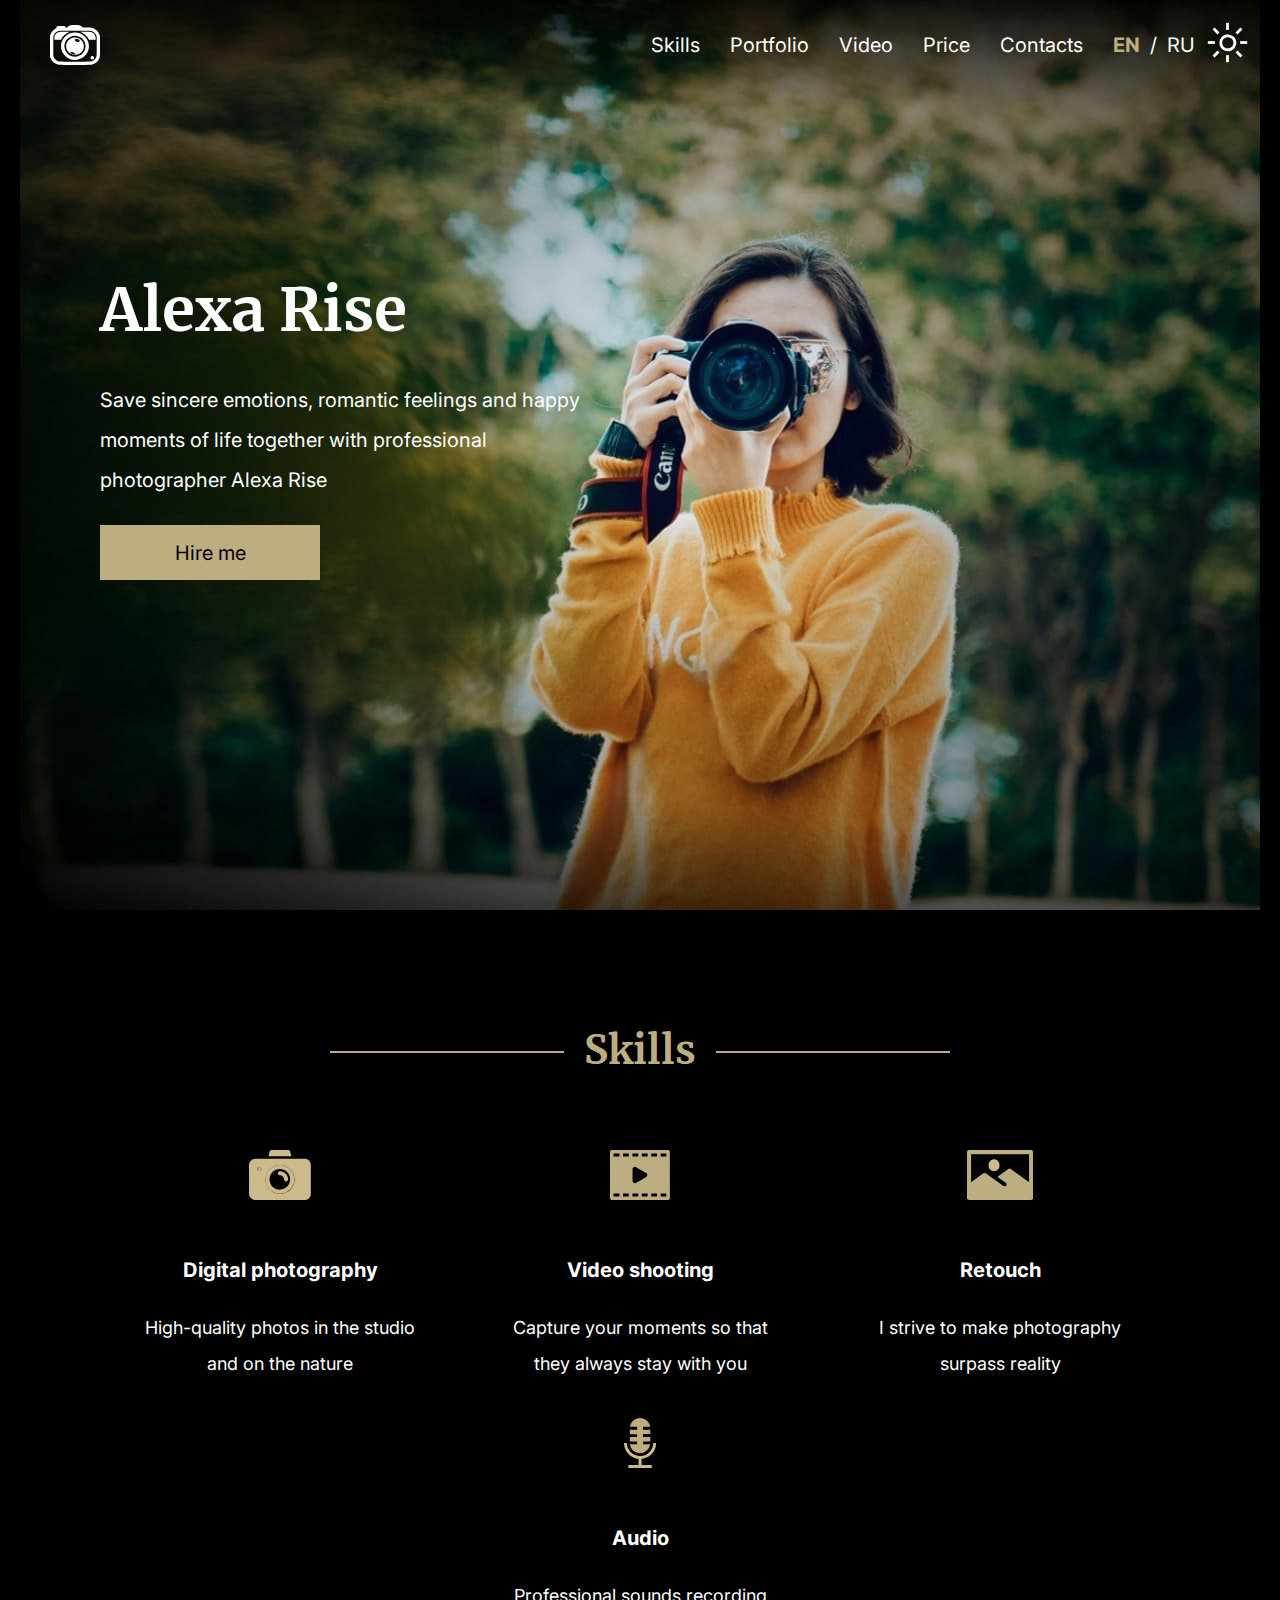
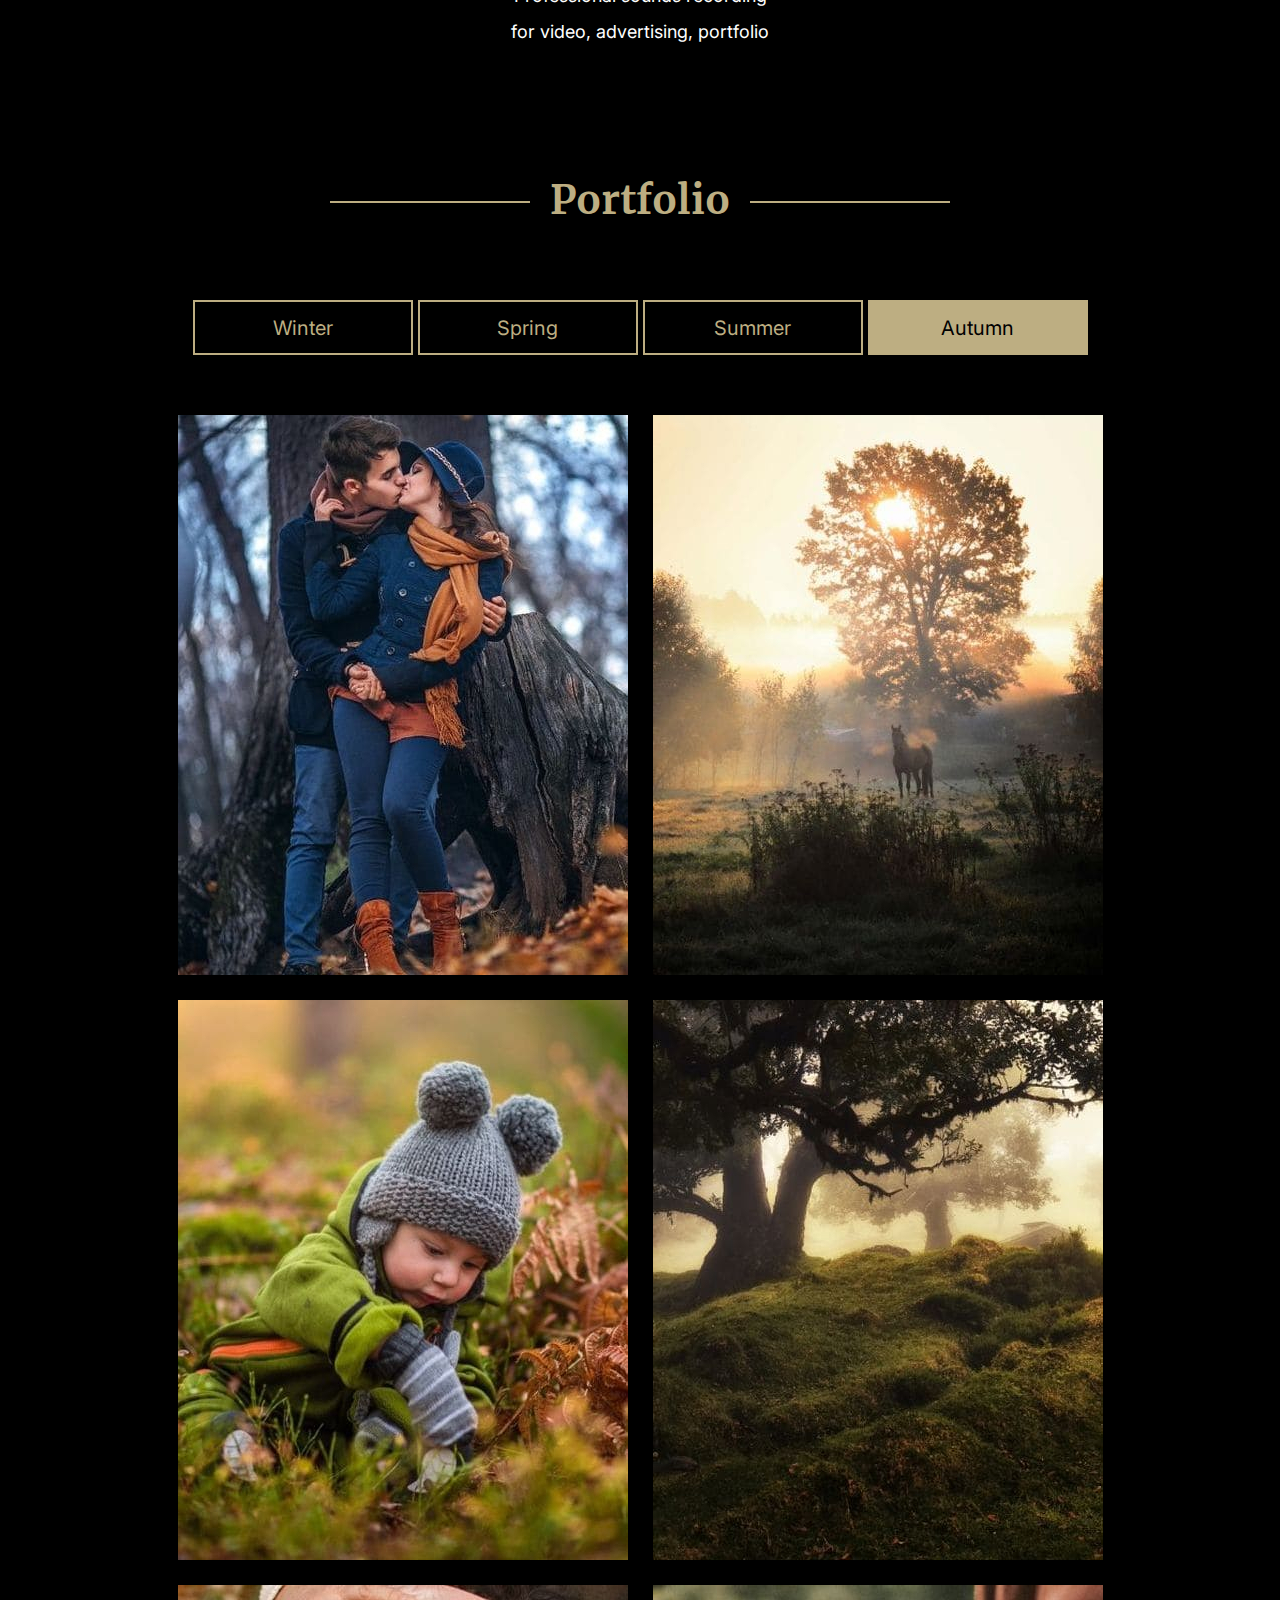
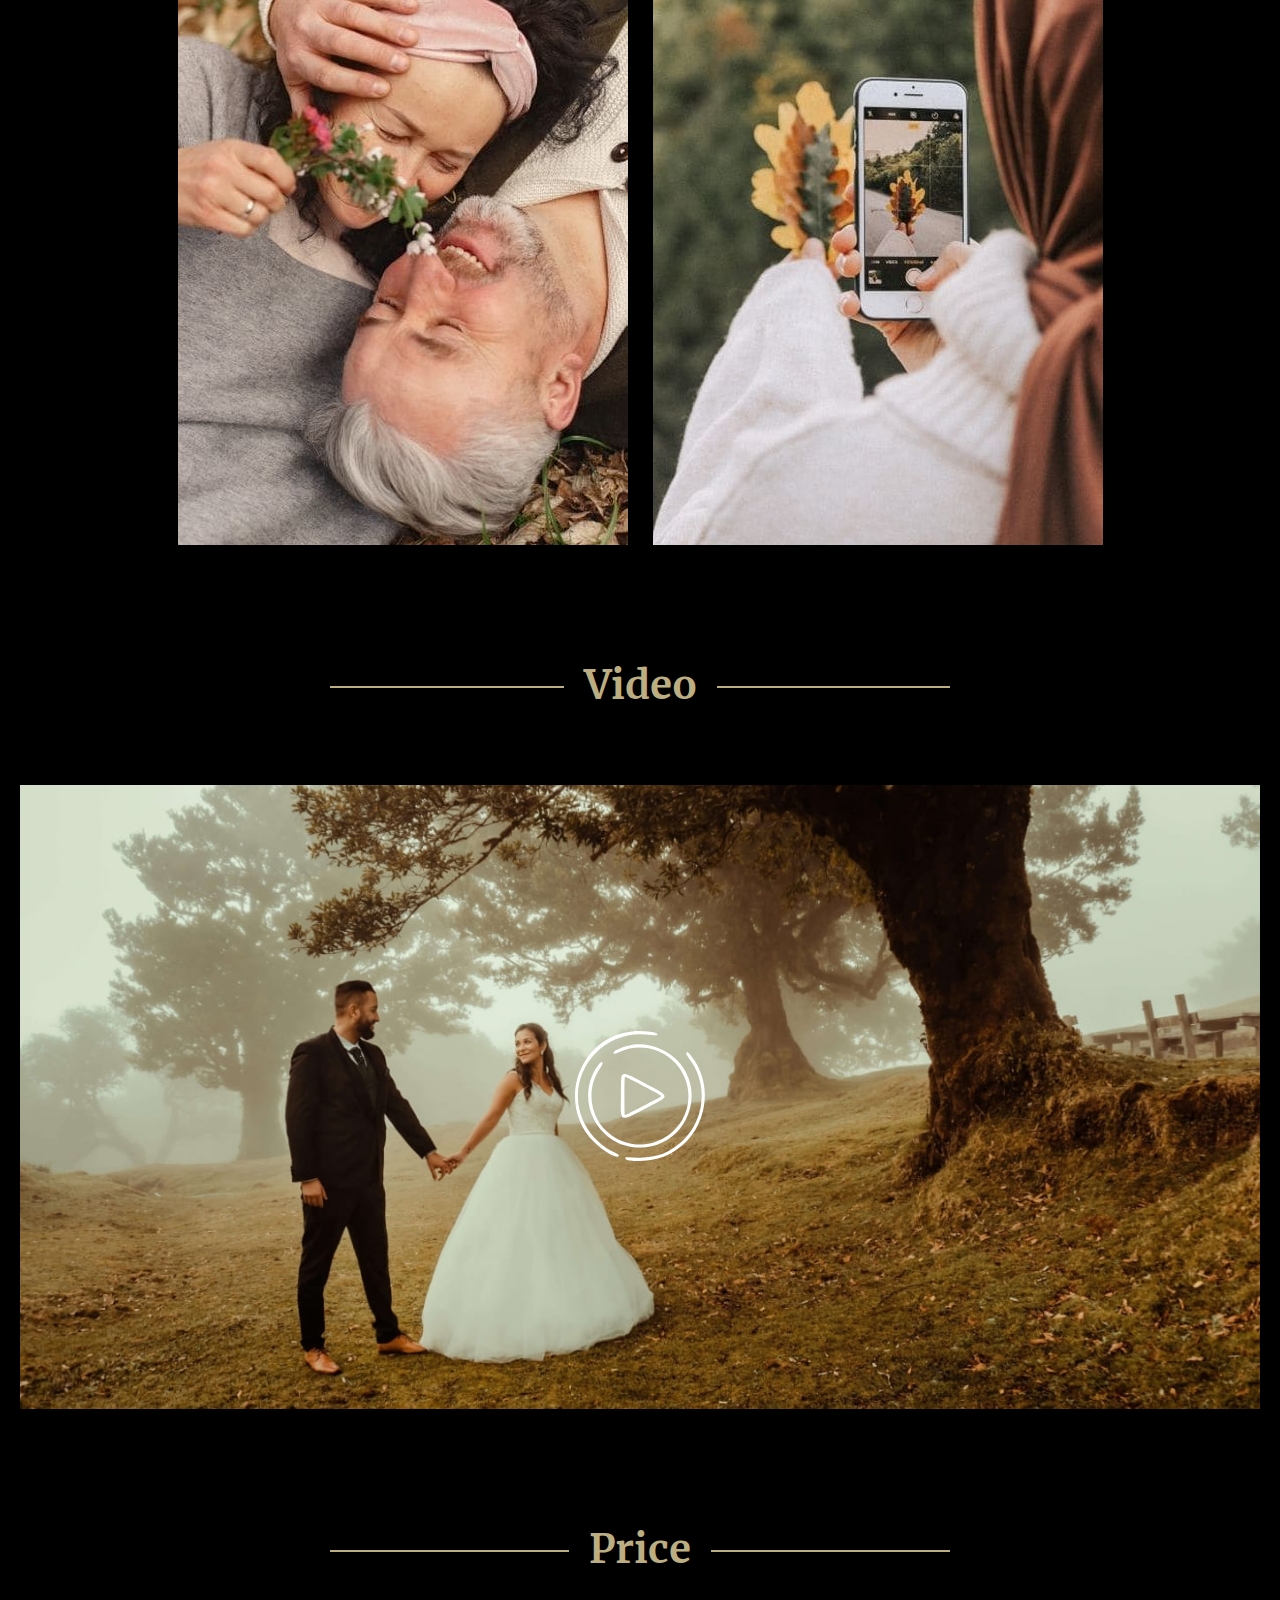
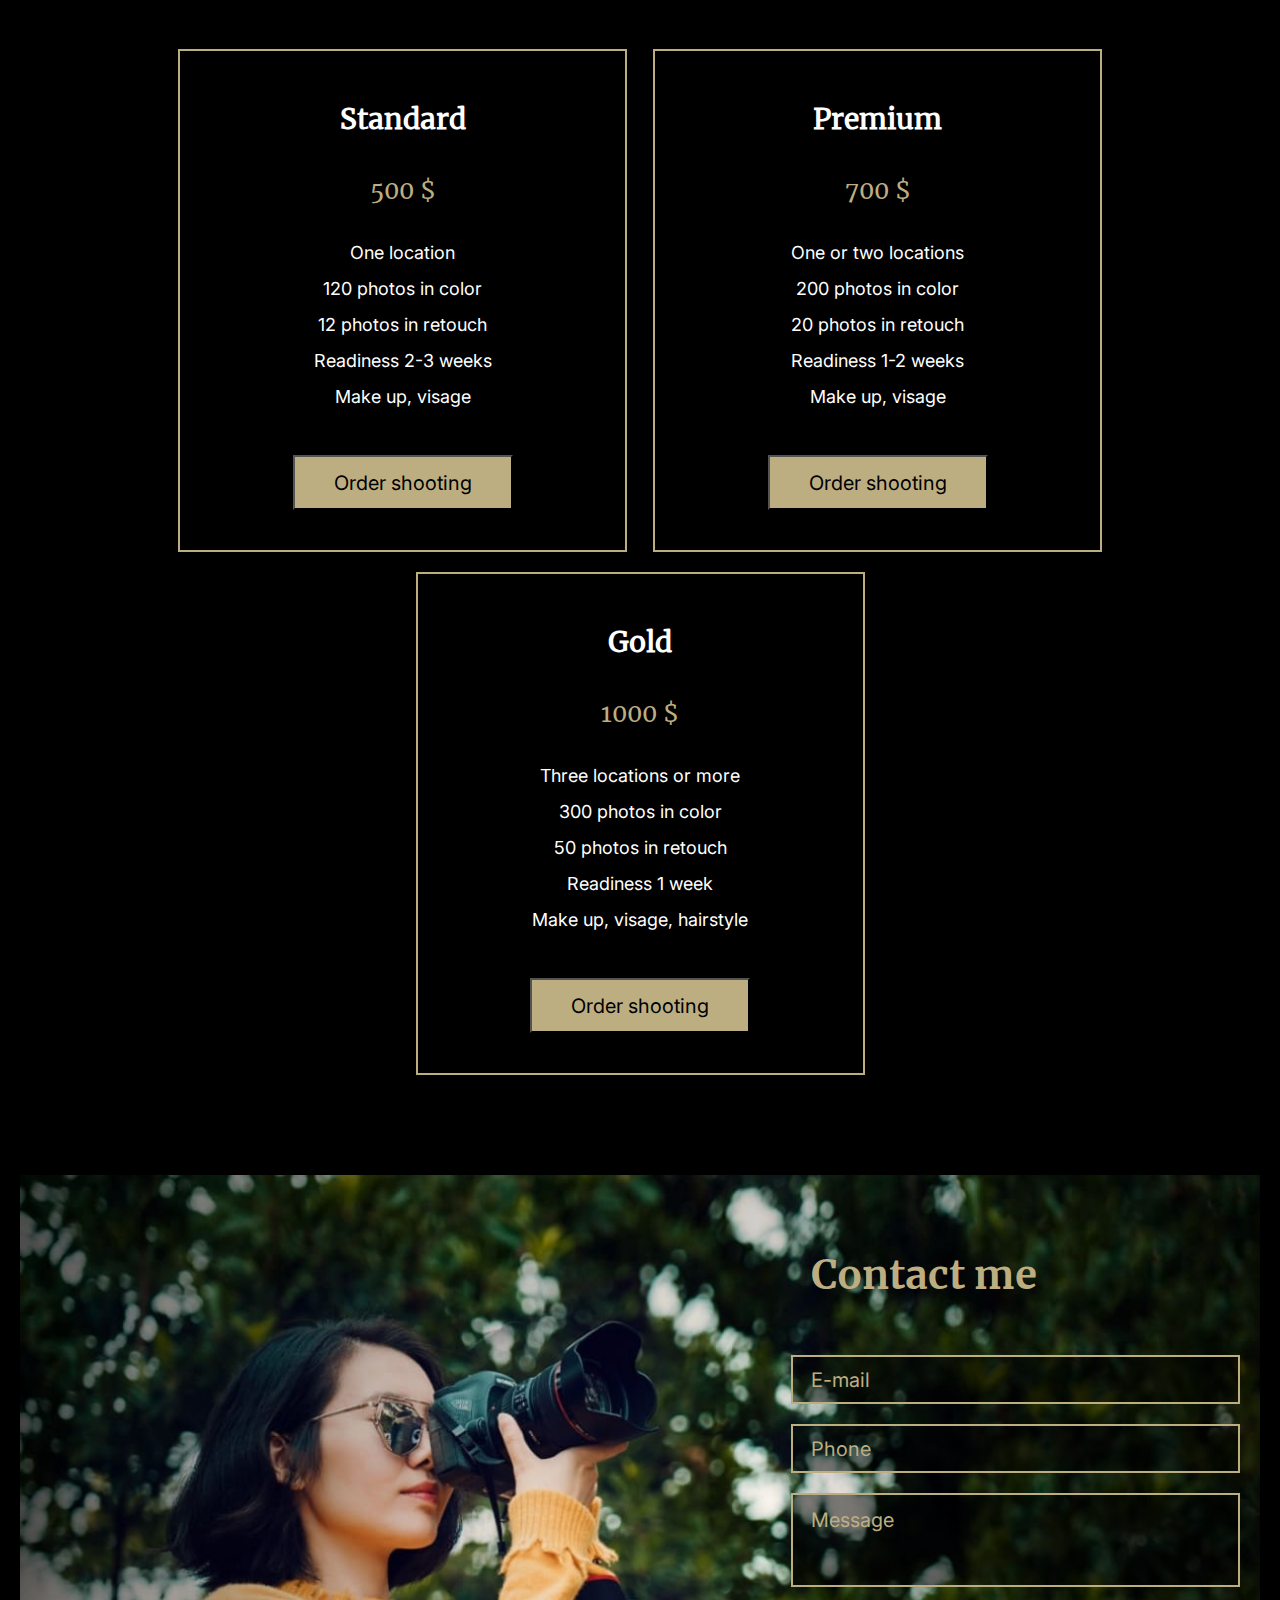
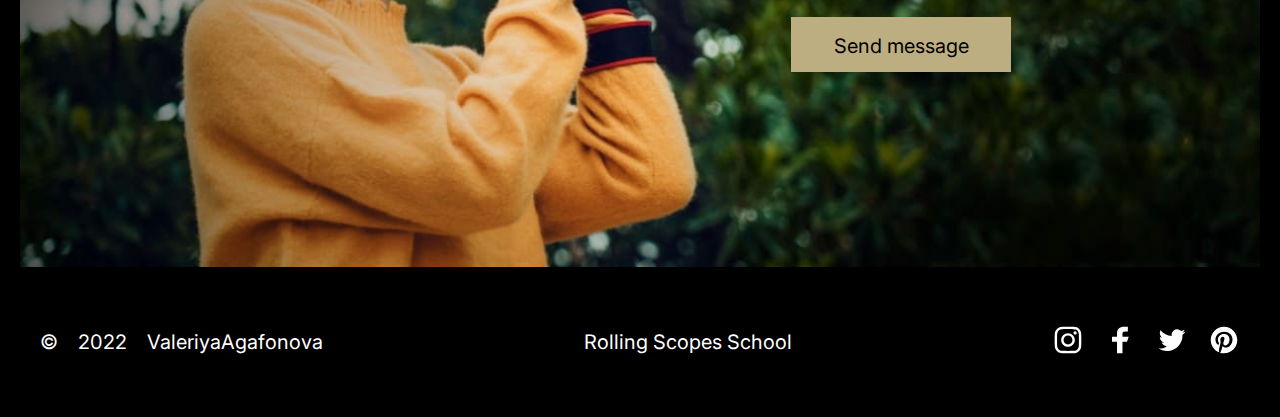
<file: portfolio-landing/index.html>
<!DOCTYPE html>
<html lang="en">
<head>
    <meta charset="UTF-8">
    <meta http-equiv="X-UA-Compatible" content="IE=edge">
    <meta name="viewport" content="width=device-width, initial-scale=1.0">
    <link rel="stylesheet" href="./style.css">
    <link rel="stylesheet" href="./media.css">
    <link rel="shortcut icon" href="./assets/svg/logo.svg" type="image/x-icon">
    <link rel="preconnect" href="https://fonts.googleapis.com">
<link rel="preconnect" href="https://fonts.gstatic.com" crossorigin>
<link href="https://fonts.googleapis.com/css2?family=Inter&display=swap" rel="stylesheet">

    <title>Portfolio</title>
</head>
<body>
    <div class="main-container">
    <header>
        <svg class="logo-image" width="50" height="40" viewBox="0 0 50 40" fill="none" xmlns="http://www.w3.org/2000/svg">
            <path d="M20.4506 0.259178C19.0919 0.696909 17.9456 1.47652 17.6601 2.15634L17.5398 2.4419L15.6561 2.43301L15.4116 1.93006C15.2253 1.54668 15.063 1.3708 14.7263 1.18701L14.2864 0.945911H11.1062C6.93498 0.945911 6.40895 1.15341 6.40895 2.80355V3.26796L5.69955 3.61478C3.08441 4.8924 1.03538 7.41602 0.225789 10.3546L0.000346207 11.1748V21.2584C0.000346207 32.2698 -0.0327188 31.5584 0.547422 33.1166C1.84798 36.6086 4.86291 39.1352 8.54915 39.8258C9.78859 40.0581 40.2114 40.0581 41.4508 39.8258C45.1371 39.1362 48.152 36.6096 49.4526 33.1166C50.0327 31.5584 49.9997 32.2698 49.9997 21.2584V11.1748L49.7832 10.4031C48.649 6.36468 45.7433 3.61182 41.6342 2.67905C41.02 2.53972 40.2134 2.50514 36.6765 2.46858L32.4532 2.42412L32.3369 2.14745C32.0504 1.46565 30.8209 0.645527 29.4663 0.233488C28.3992 -0.0915987 21.4756 -0.0718366 20.4506 0.259178V0.259178ZM40.0601 5.82221C43.053 6.12555 45.3856 7.95256 46.3976 10.7874L46.6731 11.5591L46.7012 20.871C46.7332 31.5189 46.7653 31.0218 45.9236 32.7342C44.9758 34.662 43.064 36.1205 40.9288 36.5453C39.7856 36.7726 10.2114 36.7726 9.07118 36.5453C6.91594 36.1145 5.0112 34.6284 4.00923 32.5949C3.24473 31.0426 3.26677 31.4072 3.29883 20.871L3.32689 11.5591L3.63149 10.7163C4.60841 8.01679 6.9961 6.11666 9.77356 5.82912C10.9589 5.7066 38.8517 5.69968 40.0601 5.82122V5.82221ZM9.51706 6.88837C6.37889 7.34191 4.35391 9.89419 4.35391 13.398V14.6954H11.0661L11.2915 14.2369C12.2845 12.2123 14.2844 10.0167 16.4357 8.58692C17.2402 8.05236 19.3614 6.97631 19.6109 6.97631C19.669 6.97631 19.7161 6.93284 19.7161 6.87948C19.7161 6.76091 10.3457 6.76782 9.51706 6.88738V6.88837ZM30.2839 6.85478C30.2839 6.90023 30.4492 6.99509 30.6506 7.06524C33.7206 8.12943 37.462 11.4702 38.7385 14.2863L38.9249 14.6964H45.6471V13.399C45.6471 10.1284 44.1341 7.98418 41.1462 7.01683C40.5581 6.82612 30.2849 6.67395 30.2849 6.85576L30.2839 6.85478ZM24.0707 7.51779C12.6663 8.61558 7.13237 20.9748 14.0931 29.7976C21.7892 39.5512 37.8768 34.7015 38.8858 22.3236C39.5611 14.0343 32.2528 6.73126 24.0707 7.51779V7.51779ZM26.6638 10.9455C33.2327 11.8753 37.3277 18.963 34.8278 25.0774C31.9482 32.1216 22.708 33.9279 17.4136 28.4804C10.3908 21.2544 16.5819 9.51871 26.6638 10.9455V10.9455ZM23.8723 12.5719C17.9617 13.395 14.553 19.3474 16.8886 24.7701C19.5698 30.9942 28.5605 31.7659 32.376 26.1001C36.5512 19.9007 31.2949 11.5394 23.8723 12.5719V12.5719ZM27.7168 13.9098C28.8581 14.2596 29.7118 15.0768 29.7318 15.8366C29.7779 17.5886 26.2289 17.5332 25.0416 15.7635C24.1388 14.4187 25.747 13.3051 27.7168 13.9098V13.9098ZM22.701 27.2552C23.7821 27.4805 25.3923 28.4557 25.3923 28.8846C25.3923 29.8865 21.7581 29.2393 20.697 28.0486C19.9636 27.2245 20.8564 26.8708 22.701 27.2552V27.2552ZM41.9128 30.9991C39.8938 31.6167 40.2846 34.3863 42.3897 34.3794C44.5309 34.3725 44.6902 31.2629 42.564 30.9734C42.3486 30.9438 42.056 30.9556 41.9128 31.0001V30.9991Z"/>
            </svg>
      <div class="right-side">
        <nav class="navigation">
          <ul class="navigation-top">
            <li class="nav-item"><a href="#skills" data-i18="skills">Skills</a></li>
            <li class="nav-item"><a href="#portfolio" data-i18="portfolio">Portfolio</a></li>
            <li class="nav-item"><a href="#video" data-i18="video">Video</a></li>
            <li class="nav-item"><a href="#price" data-i18="price">Price</a></li>
            <li class="nav-item"><a href="#contacts" data-i18="contacts">Contacts</a></li>
            <li><div class="language">
                <span class="lang language-en active-lang" data-i18="lang-1">en</span>
                <span>/</span>
                <span class="lang language-ru non-active" data-i18="lang-2">ru</span>
            </div>
            </li>
            
          </ul>
        </nav>
        <svg class="sun" width="45" height="45" viewBox="0 0 45 45" fill="none" xmlns="http://www.w3.org/2000/svg">
            <path d="M22.8374 17.2125C23.9499 17.2125 25.0375 17.5424 25.9625 18.1605C26.8875 18.7786 27.6085 19.6571 28.0342 20.6849C28.46 21.7127 28.5714 22.8437 28.3543 23.9349C28.1373 25.026 27.6015 26.0283 26.8149 26.815C26.0282 27.6016 25.0259 28.1374 23.9348 28.3544C22.8436 28.5715 21.7126 28.4601 20.6848 28.0343C19.657 27.6086 18.7785 26.8876 18.1604 25.9626C17.5423 25.0376 17.2124 23.95 17.2124 22.8375C17.2143 21.3462 17.8075 19.9166 18.862 18.8621C19.9165 17.8076 21.3461 17.2144 22.8374 17.2125ZM22.8374 14.4C21.1686 14.4 19.5373 14.8949 18.1498 15.822C16.7622 16.7491 15.6808 18.0669 15.0422 19.6086C14.4036 21.1504 14.2365 22.8469 14.562 24.4836C14.8876 26.1203 15.6912 27.6237 16.8712 28.8037C18.0512 29.9837 19.5546 30.7873 21.1913 31.1129C22.828 31.4384 24.5245 31.2713 26.0663 30.6327C27.608 29.9941 28.9258 28.9127 29.8529 27.5251C30.7801 26.1376 31.2749 24.5063 31.2749 22.8375C31.2749 20.5997 30.386 18.4536 28.8036 16.8713C27.2213 15.2889 25.0752 14.4 22.8374 14.4Z" />
            <path d="M7.58521 9.58078L9.57364 7.59094L14.504 12.5212L12.5155 14.5097L7.58521 9.58078Z" />
            <path d="M2.8125 21.1008H9.84375V23.9133H2.8125V21.1008Z"/>
            <path d="M7.58521 35.4333L12.5155 30.503L14.504 32.4928L9.57364 37.4217L7.58521 35.4333Z" />
            <path d="M21.0938 35.1633H23.9062V42.1945H21.0938V35.1633Z" />
            <path d="M30.4973 32.4928L32.4858 30.503L37.4161 35.4333L35.4276 37.4217L30.4973 32.4928Z" />
            <path d="M35.1562 21.1008H42.1875V23.9133H35.1562V21.1008Z" />
            <path d="M30.4973 12.5212L35.4276 7.59094L37.4161 9.58078L32.4858 14.5097L30.4973 12.5212Z" />
            <path d="M21.0938 2.81953H23.9062V9.85078H21.0938V2.81953Z" />
            </svg>
       <svg class="moon hide" width="41" height="40" viewBox="0 0 41 40" fill="none" xmlns="http://www.w3.org/2000/svg">
            <path d="M21.4528 40C15.7066 40 10.315 37.8174 6.27098 33.8545C2.22701 29.8915 5.02421e-07 24.6074 5.02421e-07 18.9761C-0.00085731 15.0913 1.09674 11.2823 3.17098 7.97181C5.24521 4.66132 8.21494 1.97886 11.7505 0.222165C12.1143 0.0404498 12.5246 -0.032245 12.9302 0.0131555C13.3359 0.058556 13.7189 0.220041 14.0315 0.477451C14.344 0.734861 14.5723 1.07679 14.6878 1.46057C14.8033 1.84434 14.8009 2.25294 14.6809 2.63538C13.672 5.82896 13.5728 9.23201 14.3941 12.4768C15.2154 15.7216 16.9259 18.6847 19.3408 21.046C21.0739 22.757 23.136 24.1141 25.4078 25.0388C27.6796 25.9635 30.116 26.4374 32.576 26.433C34.4579 26.4345 36.3292 26.1578 38.1269 25.6125C38.5172 25.4948 38.9342 25.4924 39.3258 25.6056C39.7175 25.7188 40.0665 25.9425 40.3291 26.2488C40.5918 26.5552 40.7566 26.9306 40.8029 27.3282C40.8492 27.7257 40.775 28.1279 40.5895 28.4843C38.7969 31.9492 36.0597 34.8596 32.6817 36.8923C29.3036 38.9251 25.4169 40.0008 21.4528 40ZM11.6763 3.31431C8.93463 4.94908 6.66986 7.24958 5.10105 9.99327C3.53225 12.737 2.71252 15.831 2.72115 18.9761C2.72115 29.0982 11.1241 37.3333 21.4528 37.3333C24.6621 37.3418 27.8193 36.5384 30.619 35.001C33.4187 33.4636 35.7662 31.2441 37.4343 28.5573C35.8413 28.9186 34.2113 29.1007 32.5762 29.1C29.7587 29.1053 26.9682 28.5628 24.3661 27.5041C21.764 26.4453 19.4021 24.8913 17.417 22.9319C14.8382 20.4094 12.9578 17.2845 11.9533 13.8522C10.9489 10.4199 10.8536 6.79329 11.6763 3.31481V3.31431Z" />
            </svg>
</div>
    </header>
    <div class="burger">
        <span class="line"></span>
        <span class="line"></span>
        <span class="line"></span>
    </div>
    <div class="over-menu">
    
</div>
<div class="burger-menu">
    <ul class="back-menu">
        <li class="back-item"><a href="#skills" data-i18="skills">Skills</a></li>
        <li class="back-item"><a href="#portfolio" data-i18="portfolio">Portfolio</a></li>
        <li class="back-item"><a href="#video" data-i18="video">Video</a></li>
        <li class="back-item"><a href="#price" data-i18="price">Price</a></li>
        <li class="back-item"><a href="#contacts" data-i18="contacts">Contacts</a></li>
    </ul>
</div>
    <main>
<section class="hero" id="hero">
    <div class="intro">
    <h1 class="h1-bold" data-i18="hero-title">Alexa Rise</h1>
    <p class="introduction" data-i18="hero-text">Save sincere emotions, romantic feelings and 
        happy moments of life together with professional 
        photographer Alexa Rise</p>
    <button class="hire-button change-button" data-i18="hire">Hire me</button>

</div>

</section>
<section class="skills" id="skills">
   <div class="h2-lines">
    <h2 class="h2-bold section-title" data-i18="skills">Skills</h2>
</div>
    <div class="skills-list">
        <div class="skills-list-item">
        <img src="./assets/svg/camera.svg" alt="camera">
        <h4 data-i18="skill-title-1">Digital photography</h4>
        <p class="spec" data-i18="skill-text-1">High-quality photos in the studio<br>and on the nature</p>
    </div>
    <div class="skills-list-item">
        <img src="./assets/svg/video.svg" alt="video">
        <h4 data-i18="skill-title-2">Video shooting</h4>
        <p class="spec" data-i18="skill-text-2">Capture your moments so that<br>they always stay with you</p>
    </div>
    <div class="skills-list-item">
        <img src="./assets/svg/image.svg" alt="retouch">
        <h4 data-i18="skill-title-3">Retouch</h4>
        <p class="spec" data-i18="skill-text-3">I strive to make photography<br> surpass reality</p>
    </div>
    <div class="skills-list-item">
        <img src="./assets/svg/mic.svg" alt="microphone">
        <h4 data-i18="skill-title-4">Audio</h4>
        <p class="spec" data-i18="skill-text-4">Professional sounds recording <br>for video, advertising, portfolio</p>
    </div>
    </div>
</section>
<section class="portfolio" id="portfolio">
    <div class="h2-lines">
    <h2 class="h2-bold section-title" data-i18="portfolio">Portfolio</h2>
    </div>
    <div class="seasons-buttons">
        <button class="season-button" value="winter" data-i18="winter">Winter</button>
        <button class="season-button" value="spring" data-i18="spring">Spring</button>
        <button class="season-button" value="summer" data-i18="summer">Summer</button>
        <button class="season-button season-button-active" value="autumn" data-i18="autumn">Autumn</button>
    </div>
    <div class="photos-list">
        <img class="season-photo" src="./assets/img/autumn/1.jpeg" alt="">
        <img class="season-photo" src="./assets/img/autumn/2.jpeg" alt="">
        <img class="season-photo" src="./assets/img/autumn/3.jpeg" alt="">
        <img class="season-photo" src="./assets/img/autumn/4.jpeg" alt="">
        <img class="season-photo" src="./assets/img/autumn/5.jpeg" alt="">
        <img class="season-photo" src="./assets/img/autumn/6.jpeg" alt="">

    </div>
</section>
<section class="video" id="video">
    <div class="h2-lines">
    <h2 class="h2-bold section-title" data-i18="video">Video</h2>
    </div>
    <div class="video-player">
        <img class="video-img" src="./assets/img/video-player.jpg" alt="wedding-video">
        <button class="play-button"><svg class="play-svg" width="130" height="130" viewBox="0 0 130 130" fill="none" xmlns="http://www.w3.org/2000/svg">
            <path d="M58.521 0.13572C58.0219 0.256183 55.5699 0.686409 53.0729 1.09112C6.17415 8.69809 -16.0083 65.9044 13.0263 104.367C22.0681 116.344 42.8323 129.906 43.8607 124.506C43.9895 123.832 42.7534 122.978 39.6854 121.624C27.0991 116.065 15.7097 105.112 9.49548 92.5938C-13.0744 47.1276 25.5402 -4.32319 75.965 4.02852C83.5399 5.28359 84.8555 2.66782 77.4319 1.11129C74.053 0.402757 60.344 -0.303999 58.521 0.136315V0.13572ZM58.8236 13.5427C49.9562 14.8494 38.5455 19.3896 38.5455 21.6114C38.5455 23.3352 39.8261 23.2017 44.5063 20.9901C70.1424 8.8779 101.354 22.1306 110.64 49.0716C126.075 93.8524 75.1194 131.76 36.427 104.279C14.9264 89.009 9.96843 58.679 25.4031 36.8396C29.4989 31.0443 27.3436 28.5941 23.1612 34.2915C-2.60779 69.3966 24.2964 118.982 67.7711 116.507C111.658 114.008 132.641 61.4206 102.441 29.6195C91.3694 17.9613 73.5089 11.378 58.8242 13.5415L58.8236 13.5427ZM111.588 21.4488C110.688 22.349 111.376 23.9601 114.257 27.704C135.62 55.4579 128.626 96.9429 99.2939 116.46C86.0768 125.255 74.472 127.692 52.7708 126.233C50.7271 126.096 50.3491 126.252 50.3491 127.237C50.3491 131.711 76.324 130.498 89.2029 125.422C126.968 110.539 141.858 62.4946 119.094 28.9739C114.774 22.6137 112.602 20.4352 111.588 21.4494L111.588 21.4488ZM47.2645 44.1107C46.191 45.2963 46.099 46.6867 45.9347 64.2031C45.6647 92.9997 42.7985 92.1292 77.569 73.8111C94.5145 64.8831 94.6095 65.1632 70.3056 52.4143C51.3039 42.4467 49.3949 41.7584 47.2645 44.1107ZM68.2637 55.0052C86.726 64.6481 86.8221 64.7081 85.5308 65.7798C84.0829 66.982 51.1615 84 50.285 84C49.5812 84 49.4412 80.8353 49.4412 64.9324C49.4412 51.5574 49.6388 45.8642 50.1022 45.8642C50.4654 45.8642 58.6385 49.9778 68.2643 55.0052H68.2637Z"/>
            </svg></button>
    </div>
</section>
<section class="price" id="price">
    <div class="h2-lines">
    <h2 class="h2-bold section-title" data-i18="price">Price</h2>
    </div>
    <div class="price-list">
        <div class="price-item">
            <h3>Standard</h3>
            <p class="cost">500 $</p>
            <p class="options" data-i18="price-description-1-span-1">One location</p>
            <p class="options" data-i18="price-description-1-span-2">120 photos in color</p>
            <p class="options" data-i18="price-description-1-span-3">12 photos in retouch</p>
            <p class="options" data-i18="price-description-1-span-4">Readiness 2-3 weeks</p>
            <p class="options" data-i18="price-description-1-span-5"> Make up, visage</p>
                <button class="order" data-i18="order">Order shooting</button>
        </div>
        <div class="price-item">
            <h3>Premium</h3>
            <p class="cost">700 $</p>
            <p class="options" data-i18="price-description-2-span-1">One or two locations</p>
            <p class="options" data-i18="price-description-2-span-2">200 photos in color</p>
            <p class="options" data-i18="price-description-2-span-3">20 photos in retouch</p>
            <p class="options" data-i18="price-description-2-span-4">Readiness 1-2 weeks</p>
            <p class="options" data-i18="price-description-2-span-5">Make up, visage</p>

            <button class="order" data-i18="order">Order shooting</button>
        </div>
        <div class="price-item">
            <h3>Gold</h3>
            <p class="cost">1000 $</p>
            <p class="options" data-i18="price-description-3-span-1">Three locations or more</p>
               <p class="options" data-i18="price-description-3-span-2"> 300 photos in color</p>
                <p class="options" data-i18="price-description-3-span-3">50 photos in retouch</p>
                <p class="options" data-i18="price-description-3-span-4">Readiness 1 week</p>
                <p class="options" data-i18="price-description-3-span-5">Make up, visage, hairstyle</p>

            <button class="order" data-i18="order">Order shooting</button>
        </div>
    </div>
</section>
<section class="contacts" id="contacts">
    <div class="contact-container">
    <h2 class="h2-bold section-title"  data-i18="contact-me">Contact me</h2>
    <input class="email form-input" type="email" placeholder="E-mail" data-i18="email">
    <input class="form-input" type="tel" placeholder="Phone" data-i18="tel">
    <textarea class="form-input" placeholder="Message" data-i18="mes"></textarea>
        <button class="send change-button" data-i18="send-message">Send message</button>
    </div>


</section>
    </main>

    <footer>
        <div class="github">
<span>&#169;</span>
<span>2022</span>
<a href="https://github.com/ValeriyaAgafonova">ValeriyaAgafonova</a>
</div>
<p><a href="https://rs.school/js-stage0/">Rolling Scopes School</a></p>
<ul class="social-list">
    <li><a href="#"><svg width="32" height="32" viewBox="0 0 32 32" fill="none" xmlns="http://www.w3.org/2000/svg">
        <path d="M17.36 2.66699C19.76 2.66699 20.267 2.69399 21.493 2.74699C22.906 2.81399 23.88 3.03999 24.72 3.37399C25.6 3.70699 26.347 4.17399 27.08 4.90699C27.827 5.63999 28.28 6.38699 28.627 7.26699C28.96 8.10699 29.174 9.07999 29.24 10.507C29.307 11.774 29.32 12.267 29.32 14.934V17.067C29.32 19.734 29.307 20.227 29.24 21.494C29.217 22.659 28.994 23.764 28.604 24.788L28.626 24.721C28.279 25.601 27.826 26.348 27.093 27.081C26.346 27.828 25.6 28.281 24.72 28.628C23.88 28.961 22.907 29.175 21.493 29.241C20.226 29.308 19.72 29.321 17.053 29.321H14.933C12.266 29.321 11.773 29.308 10.493 29.241C9.32796 29.218 8.22296 28.995 7.19896 28.605L7.26596 28.627C6.34296 28.274 5.55596 27.753 4.90696 27.094L4.90596 27.093C4.23996 26.441 3.71396 25.649 3.37396 24.764L3.35896 24.719C2.99196 23.763 2.76896 22.657 2.74596 21.502V21.492C2.69296 20.45 2.66296 19.229 2.66296 18.002C2.66296 17.776 2.66396 17.55 2.66596 17.325V17.359V14.626C2.66596 12.226 2.69296 11.719 2.74596 10.493C2.81296 9.07999 3.03896 8.10599 3.35896 7.26599C3.70596 6.38599 4.15896 5.63899 4.90596 4.90599C5.55096 4.23899 6.33996 3.71599 7.22296 3.38699L7.26596 3.37299C8.22096 3.00199 9.32596 2.77399 10.481 2.74699H10.493C11.72 2.69399 12.226 2.66699 14.626 2.66699H17.36ZM17.387 5.06699H14.6C12.293 5.06699 11.8 5.09399 10.6 5.14699C9.30696 5.19999 8.59996 5.41399 8.13296 5.59999C7.50596 5.83999 7.06596 6.13299 6.59996 6.59999C6.13396 7.06699 5.83996 7.50699 5.59996 8.13299C5.42696 8.59999 5.19996 9.30599 5.14696 10.613C5.09396 11.813 5.06696 12.293 5.06696 14.613V17.386C5.06696 19.706 5.09396 20.186 5.14696 21.386C5.19996 22.679 5.41396 23.386 5.59996 23.853C5.83996 24.48 6.13296 24.92 6.59996 25.386C7.06696 25.852 7.50696 26.146 8.13296 26.386C8.59996 26.573 9.30596 26.786 10.613 26.839C11.906 26.906 12.373 26.919 15.253 26.919H16.733C19.626 26.919 20.08 26.906 21.386 26.839C22.679 26.786 23.386 26.572 23.853 26.386C24.48 26.146 24.92 25.853 25.386 25.386C25.852 24.919 26.146 24.479 26.386 23.853C26.573 23.386 26.786 22.68 26.839 21.386C26.906 20.079 26.919 19.626 26.919 16.733V15.266C26.919 12.373 26.906 11.906 26.839 10.599C26.786 9.30599 26.572 8.59899 26.386 8.13199C26.16 7.53099 25.819 7.01799 25.387 6.59999L25.386 6.59899C24.966 6.16599 24.454 5.82499 23.881 5.60799L23.853 5.59899C23.121 5.32299 22.275 5.15799 21.391 5.14599H21.386C20.358 5.09399 19.155 5.06399 17.944 5.06399C17.748 5.06399 17.552 5.06499 17.356 5.06599H17.386L17.387 5.06699ZM16 9.14699C19.781 9.14699 22.847 12.212 22.847 15.994C22.847 19.776 19.782 22.841 16 22.841C12.219 22.841 9.15296 19.776 9.15296 15.994C9.15296 12.212 12.218 9.14699 16 9.14699ZM16 11.547C13.544 11.547 11.553 13.538 11.553 15.994C11.553 18.45 13.544 20.441 16 20.441C18.456 20.441 20.447 18.45 20.447 15.994C20.447 13.538 18.456 11.547 16 11.547ZM23.107 7.27999C23.991 7.27999 24.707 7.99599 24.707 8.87999C24.707 9.76399 23.991 10.48 23.107 10.48C22.223 10.48 21.507 9.76399 21.507 8.87999C21.507 7.99599 22.223 7.27999 23.107 7.27999Z"/>
        </svg></a></li>
    <li><a href="#"><svg width="32" height="32" viewBox="0 0 32 32" fill="none" xmlns="http://www.w3.org/2000/svg">
        <path d="M13.04 29.333L13 17.666H8V12.666H13V9.33302C13 4.84002 15.787 2.66602 19.8 2.66602C21.72 2.66602 23.373 2.79902 23.853 2.86602V7.57302H21.066C18.893 7.57302 18.466 8.61302 18.466 10.133V12.666H24.666L22.999 17.666H18.466V29.333H13.039H13.04Z"/>
        </svg></a></li>
    <li><a href="#"><svg width="32" height="32" viewBox="0 0 32 32" fill="none" xmlns="http://www.w3.org/2000/svg">
        <path d="M29.333 7.83998C28.333 8.33298 27.333 8.50698 26.16 8.66698C27.333 7.99998 28.16 6.99998 28.493 5.66698C27.488 6.27498 26.317 6.73798 25.07 6.98898L25 7.00098C23.969 5.98698 22.56 5.35498 21.004 5.33398H21C18.16 5.33398 15.667 7.84098 15.667 10.841C15.667 11.334 15.667 11.668 15.84 12.001C11.262 11.823 7.22097 9.66398 4.52897 6.36198L4.50697 6.33398C4.08197 7.05998 3.83097 7.93198 3.83097 8.86298C3.83097 8.97198 3.83397 9.08098 3.84097 9.18898L3.83997 9.17398C3.87397 11.052 4.84897 12.695 6.31297 13.655L6.33397 13.668C5.49397 13.668 4.66697 13.335 3.82697 13.001C3.82697 15.668 5.66697 17.841 8.15997 18.334C7.66697 18.507 7.15997 18.507 6.66697 18.507C6.33397 18.507 5.99997 18.507 5.66697 18.334C6.33397 20.507 8.33397 22.174 10.84 22.174C9.03997 23.629 6.72397 24.509 4.20297 24.509C4.13197 24.509 4.06097 24.508 3.98997 24.507H4.00097H2.66797C5.03297 26.016 7.90397 26.936 10.984 27H11.001C21.001 27 26.508 18.667 26.508 11.493V10.826C27.655 10.036 28.601 9.03898 29.311 7.88198L29.335 7.83998H29.333Z"/>
        </svg></a></li>
    <li><a href="#"><svg width="32" height="32" viewBox="0 0 32 32" fill="none" xmlns="http://www.w3.org/2000/svg">
        <path d="M16 2.66699C8.65699 2.69399 2.71399 8.65299 2.71399 16C2.71399 21.599 6.16599 26.393 11.057 28.368L11.146 28.4C11.013 27.347 10.919 25.733 11.186 24.573L12.746 17.946C12.746 17.946 12.346 17.146 12.346 15.973C12.346 14.12 13.426 12.746 14.773 12.746C15.906 12.746 16.466 13.599 16.466 14.613C16.466 15.76 15.733 17.466 15.346 19.053C15.026 20.386 16.013 21.466 17.333 21.466C19.706 21.466 21.52 18.973 21.52 15.373C21.52 12.173 19.227 9.95999 15.947 9.95999C15.871 9.95599 15.783 9.95399 15.694 9.95399C12.505 9.95399 9.92099 12.539 9.92099 15.727C9.92099 15.729 9.92099 15.731 9.92099 15.733C9.92099 16.88 10.361 18.106 10.908 18.773C11.015 18.906 11.028 19.026 10.988 19.16L10.615 20.667C10.562 20.907 10.415 20.974 10.175 20.854C8.49499 20.067 7.45499 17.654 7.45499 15.681C7.45499 11.481 10.522 7.62799 16.282 7.62799C20.895 7.62799 24.509 10.908 24.509 15.321C24.509 19.921 21.602 23.614 17.576 23.614C16.243 23.614 14.963 22.907 14.536 22.081L13.696 25.241C13.265 26.578 12.704 27.739 12.008 28.804L12.042 28.748C13.212 29.12 14.558 29.335 15.953 29.335C23.317 29.335 29.286 23.365 29.286 16.002C29.286 8.65499 23.344 2.69599 16.004 2.66899H16.001L16 2.66699Z"/>
        </svg></a></li>
</ul>
    </footer>
</div>
<script>
    console.log('Самооценка:75/75')
    console.log('переключение портфолио +25')
    console.log('переключения языка +25')
    console.log('переключение светлой темной темы по макету-2')
    console.log('доп эффект на всех кнопках одинаковый +5')

</script>
<script src="index.js"></script>
<script src="language.js"></script>
</body>
</html>
</file>
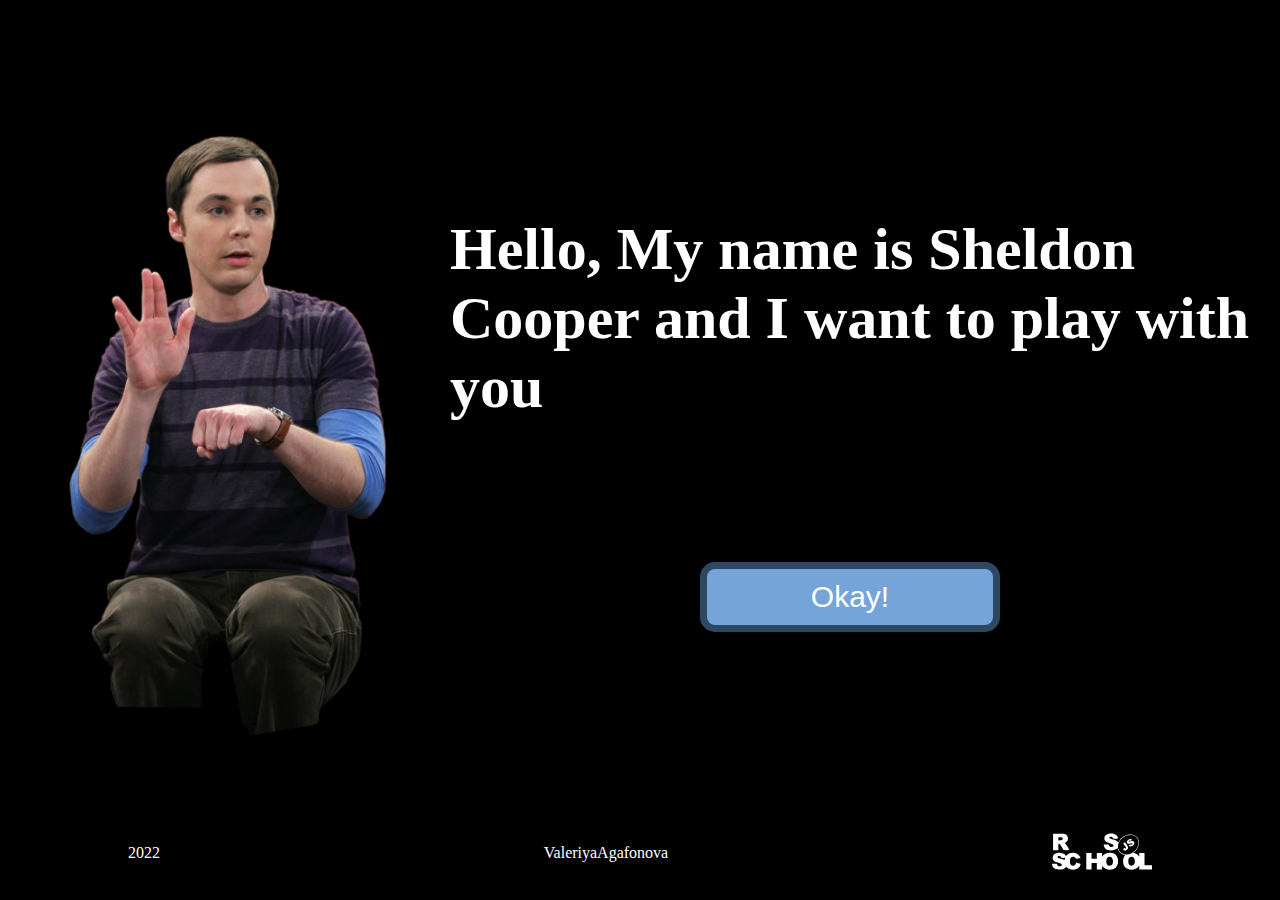
<file: random-game/index.html>
<!DOCTYPE html>
<html lang="en">
<head>
    <meta charset="UTF-8">
    <meta http-equiv="X-UA-Compatible" content="IE=edge">
    <meta name="viewport" content="width=device-width, initial-scale=1.0">
    <link rel="stylesheet" href="./style.css">
    <link rel="icon" href="./assets/Cinema-Vulcan-Head-icon.png">
    <title>Rock-Paper-Scissors-Lizard-Spock</title>
</head>
<body>
    <main class="main">
        <div class="results-table display">
            <div class="results-desk">
                <p>Last results</p>
                <div class="results-items"></div>
                <button class="close">Close</button>
            </div>
        </div>
        <div class="start-page">
<img class="sheldon" alt="sheldon" src="./assets/spok-transperant.png">
<div class="right-side">
    <h1>Hello, My name is Sheldon Cooper and I want to play with you</h1>
    <button class="start-game">Okay!</button>
</div>
        </div>
        <div class="playground-table display">
            <h2>These are the rules:</h2>
            <div class="sign-list">
            <img class="rules" alt="" src="./assets/rules.jpeg" width='350'>
            <button class="okay">Okay, lets start</button>
            </div>
        </div>
        <div class="play display">
            <button class="results">Results</button>
            <div class="change-sign">
                <img class="sign-image" alt="sign" title="lizard" src="./assets/lizard.jpeg">
                <img class="sign-image" alt="sign" title="paper" src="./assets/paper.jpeg">
                <img class="sign-image" alt="sign" title="rock" src="./assets/rock.jpeg">
                <img class="sign-image" alt="sign" title="spock" src="./assets/spock.jpeg">
                <img class="sign-image" alt="sign" title="scissors" src="./assets/scissors.jpeg">
            </div>
           
            <img class="cartoon" alt="pic" src="./assets/thinking.png">

            <div class="table ">
                <img class="player-choice choice-sign" alt="" src="./assets/choose.jpg">
                <div class="timer">
                    <p class="time">I will crush you!!!</p>
                    <img class="result-image" src="./assets/lizard-paper.jpeg" width="150">
                    <button class="try">You could try!</button>
                </div>
                <img class="computer-choice choice-sign" alt="" src="./assets/thinking.png">
            </div>
        </div>

    </main>


    <footer class="footer">
        <span>2022</span>
        <a href="https://github.com/ValeriyaAgafonova">ValeriyaAgafonova</a>
        <a href="https://rs.school/js-stage0/"><svg class="logo" version="1.1" fill="white" xmlns="http://www.w3.org/2000/svg" width="242" height="90" viewBox="0 0 242 90">
            <title>rss</title>
            <path d="M137.197 3.257c-6.927 1.609-10.367 5.259-10.401 11.036-0.039 6.727 3.729 9.816 15.812 12.966 5.873 1.53 7.869 4.182 5.091 6.758-3.153 2.922-9.323 1.027-10.1-3.105-0.385-2.062-0.366-2.056-6.837-1.696l-5.735 0.318 0.276 1.806c0.425 2.784 2.722 7.082 4.68 8.758 5.802 4.964 21.78 4.455 27.25-0.872l1.6-1.558 0.307 1.811c1.125 6.663 7.892 12.923 15.677 14.504l2.5 0.509-1.477 1.935c-4.874 6.384-5.012 19.44-0.276 26.221 7.248 10.375 27.644 10.074 34.355-0.506l1.249-1.969v9.391h31.61v-10.097h-18.878v-29.416h-12.732l-0.025 4.5c-0.022 3.676-0.121 4.343-0.548 3.642-2.419-3.968-7.13-7.265-11.748-8.218l-2.489-0.515 2.526-1.898c7.858-5.906 12.752-16.681 11.495-25.307-3.305-22.669-35.958-23.020-48.395-0.523-0.802 1.448-1.485 2.68-1.519 2.737s-1.153-0.956-2.489-2.247c-2.77-2.683-4.995-3.665-12.558-5.538-7.037-1.744-8.477-2.967-6.112-5.192 2.25-2.115 7.149-0.745 8.252 2.309 0.647 1.789 0.529 1.772 8.010 1.277l4.326-0.287-0.276-1.724c-1.277-7.987-11.329-12.386-22.424-9.807zM2.635 23.268v19.755h12.732v-15.806h1.294c2.042 0 3.277 1.502 7.214 8.781l3.682 6.803 7.079 0.121c3.893 0.067 7.076 0.003 7.076-0.141 0-2.225-7.934-15.064-10.136-16.402l-1.207-0.734 2.436-1.274c9.031-4.728 7.321-18.273-2.576-20.396-1.249-0.267-7.574-0.467-14.884-0.467h-12.71v19.755zM195.401 6.952c19.87 5.186 18.051 33.064-2.824 43.242-21.268 10.37-40.222-6.654-30.113-27.045 5.898-11.897 20.984-19.316 32.934-16.194zM24.14 12.417c4.472 2.261 1.505 6.435-4.829 6.795l-3.943 0.225v-7.585l3.842 0.006c2.199 0.003 4.306 0.242 4.93 0.557zM188.373 15.91c-3.496 0.928-7.051 4.461-7.054 7.009-0.006 4.163 3.322 5.664 8.558 3.862 3.203-1.102 4.019-1.102 4.612 0.003 1.004 1.879-2.287 3.794-4.207 2.447-0.965-0.675-4.523 1.454-4.559 2.728-0.056 1.918 4.798 2.644 7.771 1.162 9.442-4.705 6.761-14.805-3.032-11.427-3.915 1.35-4.756 1.409-4.756 0.323 0-1.704 2.663-2.936 3.825-1.775 0.475 0.475 4.075-1.912 4.075-2.703 0-1.181-3.189-2.177-5.237-1.631zM174.201 25.383c-2.095 1.516-2.194 1.122 1.648 6.576 2.365 3.355 3.274 5.012 3.184 5.797-0.157 1.342-1.662 1.699-2.72 0.644-0.672-0.672-0.847-0.619-2.438 0.745-4.019 3.443 2.090 6.398 6.629 3.209 4.987-3.504 4.995-5.678 0.037-12.918-3.845-5.617-4.022-5.729-6.342-4.050zM13.044 49.621c-7.183 1.133-11.388 5.333-11.444 11.43-0.056 6.221 3.977 9.765 13.967 12.265 6.123 1.533 8.139 2.703 8.139 4.719 0 5.678-10.164 5.11-11.239-0.627-0.377-2.002-0.329-1.991-6.812-1.64l-5.749 0.312 0.287 1.8c1.311 8.252 6.109 11.686 16.799 12.021 8.477 0.264 11.391-0.557 15.092-4.258l2.534-2.534 0.931 1.257c5.386 7.284 23.58 7.774 29.554 0.793 1.747-2.039 3.707-5.881 3.907-7.65 0.141-1.246 0.101-1.268-5.223-2.883l-5.363-1.628-0.72 2.166c-2.453 7.383-11.714 7.467-13.748 0.127-0.692-2.495-0.608-8.454 0.157-11.022 1.845-6.207 9.638-7.481 12.8-2.090 1.319 2.25 0.965 2.208 6.95 0.855 5.698-1.288 5.453-1.060 4.154-3.859-5.153-11.087-22.475-13.688-31.66-4.759l-2.562 2.492-1.063-1.814c-2.649-4.523-11.005-6.846-19.682-5.473zM134.342 49.632c-4.863 0.844-9.667 3.904-12.381 7.883-0.726 1.066-0.745 0.979-0.768-3.187l-0.023-4.281h-12.732v13.61h-12.732v-13.61h-12.732v39.513h12.732v-15.806h12.732v15.806h12.732v-8.933l1.375 2.073c5.721 8.634 23.414 10.15 31.466 2.694 9.318-8.626 7.49-28.249-3.136-33.671-4.101-2.093-11.298-3.004-16.535-2.095zM20.183 57.727c0.734 0.38 1.595 1.409 2.062 2.467l0.802 1.817 8.578-0.413-0.281 2.239c-0.371 2.962-0.537 3.074-2.998 1.986-1.159-0.512-4.402-1.505-7.211-2.211-6.646-1.665-7.473-2.022-7.813-3.375-0.63-2.503 3.766-4.112 6.865-2.509zM141.871 59.279c6.502 1.806 7.819 16.729 1.789 20.278-4.503 2.649-10.201 0.394-11.537-4.57-2.655-9.863 2.264-17.786 9.748-15.708zM194.951 59.268c7.554 2.098 7.4 19.074-0.191 21.119-6.103 1.642-10.164-2.599-10.133-10.581 0.034-8.294 3.963-12.305 10.325-10.536z"></path>
            </svg></a>
    </footer>

    <script src="./index.js"></script>
    <script>
        console.log('60/60')
        console.log('Вёрстка +10реализован интерфейс игры +5в футере приложения есть ссылка на гитхаб автора приложения, год создания приложения, логотип курса со ссылкой на курс +5')
        console.log('Логика игры. Ходы, перемещения фигур, другие действия игрока подчиняются определённым свойственным игре правилам +10 Надеюсь логика понятная, и баги на отстутствие выбора и тому подобные я все убрала')
        console.log('Реализовано завершение игры при достижении игровой цели +10 выводится результат после каждой игры')
        console.log('По окончанию игры выводится её результат, например, количество ходов, время игры, набранные баллы, выигрыш или поражение и т.д +10')
        console.log('Результаты последних 10 игр сохраняются в local storage. Есть таблица рекордов, в которой сохраняются результаты предыдущих 10 игр +10')
        console.log('Очень высокое качество оформления приложения и/или дополнительный не предусмотренный в задании функционал, улучшающий качество приложения +10 не идеальное зато свое')
        

    </script>
</body>
</html>
</file>
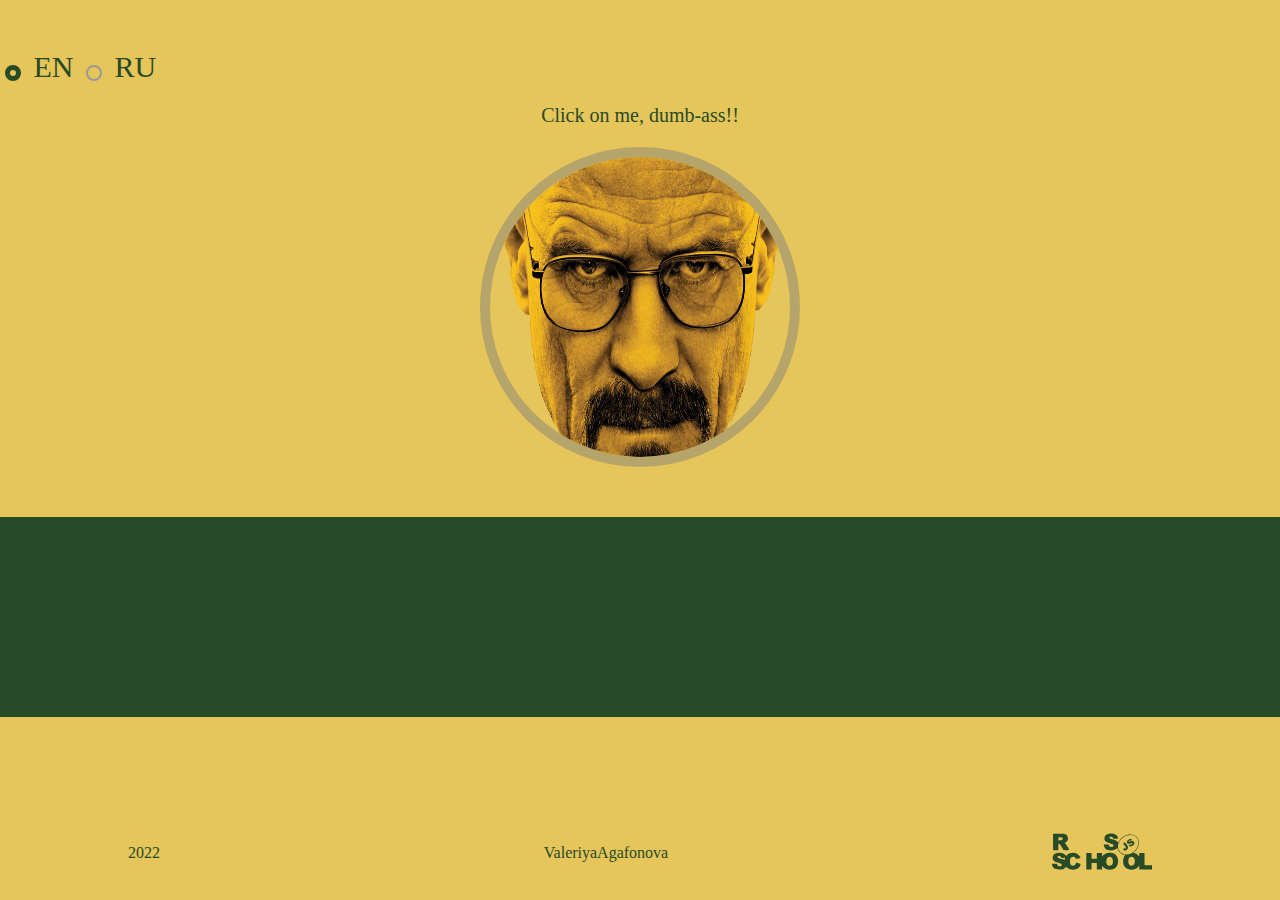
<file: random-jokes/index.html>
<!DOCTYPE html>
<html lang="en">
<head>
    <meta charset="UTF-8">
    <meta http-equiv="X-UA-Compatible" content="IE=edge">
    <meta name="viewport" content="width=device-width, initial-scale=1.0">
    <link rel="stylesheet" href="./style.css"> 
    <link rel="icon" href="./icon1.svg">
    <title>Random Jokes</title>
</head>
<body>
    <main class="main">
        <div class="language">
            <input type="radio" class="checked" name="language" value="EN" id="language-en">
            <label for="language-en">EN</label>
            <input type="radio" name="language" value="RU" id="language-ru">
            <label for="language-ru">RU</label>
        </div>
        <div class="head-container">
            <p class="hey">Click on me, dumb-ass!!</p>
           
            <img alt="head" src="./head.png" width="300" height="300">   
        </div>
        <div class="quote-container">
            <p class="quote"></p>
            <p class="author"></p>
        </div>
    </main>
    <footer class="footer">
        <span>2022</span>
        <a href="https://github.com/ValeriyaAgafonova">ValeriyaAgafonova</a>
        <a href="https://rs.school/js-stage0/"><svg class="logo" version="1.1" fill="white" xmlns="http://www.w3.org/2000/svg" width="242" height="90" viewBox="0 0 242 90">
            <title>rss</title>
            <path d="M137.197 3.257c-6.927 1.609-10.367 5.259-10.401 11.036-0.039 6.727 3.729 9.816 15.812 12.966 5.873 1.53 7.869 4.182 5.091 6.758-3.153 2.922-9.323 1.027-10.1-3.105-0.385-2.062-0.366-2.056-6.837-1.696l-5.735 0.318 0.276 1.806c0.425 2.784 2.722 7.082 4.68 8.758 5.802 4.964 21.78 4.455 27.25-0.872l1.6-1.558 0.307 1.811c1.125 6.663 7.892 12.923 15.677 14.504l2.5 0.509-1.477 1.935c-4.874 6.384-5.012 19.44-0.276 26.221 7.248 10.375 27.644 10.074 34.355-0.506l1.249-1.969v9.391h31.61v-10.097h-18.878v-29.416h-12.732l-0.025 4.5c-0.022 3.676-0.121 4.343-0.548 3.642-2.419-3.968-7.13-7.265-11.748-8.218l-2.489-0.515 2.526-1.898c7.858-5.906 12.752-16.681 11.495-25.307-3.305-22.669-35.958-23.020-48.395-0.523-0.802 1.448-1.485 2.68-1.519 2.737s-1.153-0.956-2.489-2.247c-2.77-2.683-4.995-3.665-12.558-5.538-7.037-1.744-8.477-2.967-6.112-5.192 2.25-2.115 7.149-0.745 8.252 2.309 0.647 1.789 0.529 1.772 8.010 1.277l4.326-0.287-0.276-1.724c-1.277-7.987-11.329-12.386-22.424-9.807zM2.635 23.268v19.755h12.732v-15.806h1.294c2.042 0 3.277 1.502 7.214 8.781l3.682 6.803 7.079 0.121c3.893 0.067 7.076 0.003 7.076-0.141 0-2.225-7.934-15.064-10.136-16.402l-1.207-0.734 2.436-1.274c9.031-4.728 7.321-18.273-2.576-20.396-1.249-0.267-7.574-0.467-14.884-0.467h-12.71v19.755zM195.401 6.952c19.87 5.186 18.051 33.064-2.824 43.242-21.268 10.37-40.222-6.654-30.113-27.045 5.898-11.897 20.984-19.316 32.934-16.194zM24.14 12.417c4.472 2.261 1.505 6.435-4.829 6.795l-3.943 0.225v-7.585l3.842 0.006c2.199 0.003 4.306 0.242 4.93 0.557zM188.373 15.91c-3.496 0.928-7.051 4.461-7.054 7.009-0.006 4.163 3.322 5.664 8.558 3.862 3.203-1.102 4.019-1.102 4.612 0.003 1.004 1.879-2.287 3.794-4.207 2.447-0.965-0.675-4.523 1.454-4.559 2.728-0.056 1.918 4.798 2.644 7.771 1.162 9.442-4.705 6.761-14.805-3.032-11.427-3.915 1.35-4.756 1.409-4.756 0.323 0-1.704 2.663-2.936 3.825-1.775 0.475 0.475 4.075-1.912 4.075-2.703 0-1.181-3.189-2.177-5.237-1.631zM174.201 25.383c-2.095 1.516-2.194 1.122 1.648 6.576 2.365 3.355 3.274 5.012 3.184 5.797-0.157 1.342-1.662 1.699-2.72 0.644-0.672-0.672-0.847-0.619-2.438 0.745-4.019 3.443 2.090 6.398 6.629 3.209 4.987-3.504 4.995-5.678 0.037-12.918-3.845-5.617-4.022-5.729-6.342-4.050zM13.044 49.621c-7.183 1.133-11.388 5.333-11.444 11.43-0.056 6.221 3.977 9.765 13.967 12.265 6.123 1.533 8.139 2.703 8.139 4.719 0 5.678-10.164 5.11-11.239-0.627-0.377-2.002-0.329-1.991-6.812-1.64l-5.749 0.312 0.287 1.8c1.311 8.252 6.109 11.686 16.799 12.021 8.477 0.264 11.391-0.557 15.092-4.258l2.534-2.534 0.931 1.257c5.386 7.284 23.58 7.774 29.554 0.793 1.747-2.039 3.707-5.881 3.907-7.65 0.141-1.246 0.101-1.268-5.223-2.883l-5.363-1.628-0.72 2.166c-2.453 7.383-11.714 7.467-13.748 0.127-0.692-2.495-0.608-8.454 0.157-11.022 1.845-6.207 9.638-7.481 12.8-2.090 1.319 2.25 0.965 2.208 6.95 0.855 5.698-1.288 5.453-1.060 4.154-3.859-5.153-11.087-22.475-13.688-31.66-4.759l-2.562 2.492-1.063-1.814c-2.649-4.523-11.005-6.846-19.682-5.473zM134.342 49.632c-4.863 0.844-9.667 3.904-12.381 7.883-0.726 1.066-0.745 0.979-0.768-3.187l-0.023-4.281h-12.732v13.61h-12.732v-13.61h-12.732v39.513h12.732v-15.806h12.732v15.806h12.732v-8.933l1.375 2.073c5.721 8.634 23.414 10.15 31.466 2.694 9.318-8.626 7.49-28.249-3.136-33.671-4.101-2.093-11.298-3.004-16.535-2.095zM20.183 57.727c0.734 0.38 1.595 1.409 2.062 2.467l0.802 1.817 8.578-0.413-0.281 2.239c-0.371 2.962-0.537 3.074-2.998 1.986-1.159-0.512-4.402-1.505-7.211-2.211-6.646-1.665-7.473-2.022-7.813-3.375-0.63-2.503 3.766-4.112 6.865-2.509zM141.871 59.279c6.502 1.806 7.819 16.729 1.789 20.278-4.503 2.649-10.201 0.394-11.537-4.57-2.655-9.863 2.264-17.786 9.748-15.708zM194.951 59.268c7.554 2.098 7.4 19.074-0.191 21.119-6.103 1.642-10.164-2.599-10.133-10.581 0.034-8.294 3.963-12.305 10.325-10.536z"></path>
            </svg></a>
    </footer>

    <script src="./index.js"></script>
    <script>
        console.log('60/60')
        console.log('Вёрстка +10 на странице есть цитата и кнопка для смены цитаты(картинка это кнопка) +5 в футере приложения есть ссылка на гитхаб автора приложения, год создания приложения, логотип курса со ссылкой на курс +5')
        console.log('При загрузке страницы приложения отображается рандомная цитата +10, цитата выбирается через math.random')
        console.log('При перезагрузке страницы цитата обновляется (заменяется на другую) +10')
        console.log('Смена цитаты сопровождается любым другим эффектом, например, изменяется изображение или меняется фоновый цвет страницы, или проигрывается звук и т.д * +10 (анимация всплытия картинки-кнопки')
        console.log('Можно выбрать один из двух языков отображения цитат: en/ru или en/be ** +10  при смене на русский, цитаты из json файла')
        console.log('Очень высокое качество оформления приложения и/или дополнительный не предусмотренный в задании функционал, улучшающий качество приложения (не стала за это добавлять себе, приложение почти как демо, без изысков')
        
    </script>
</body>
</html>
</file>
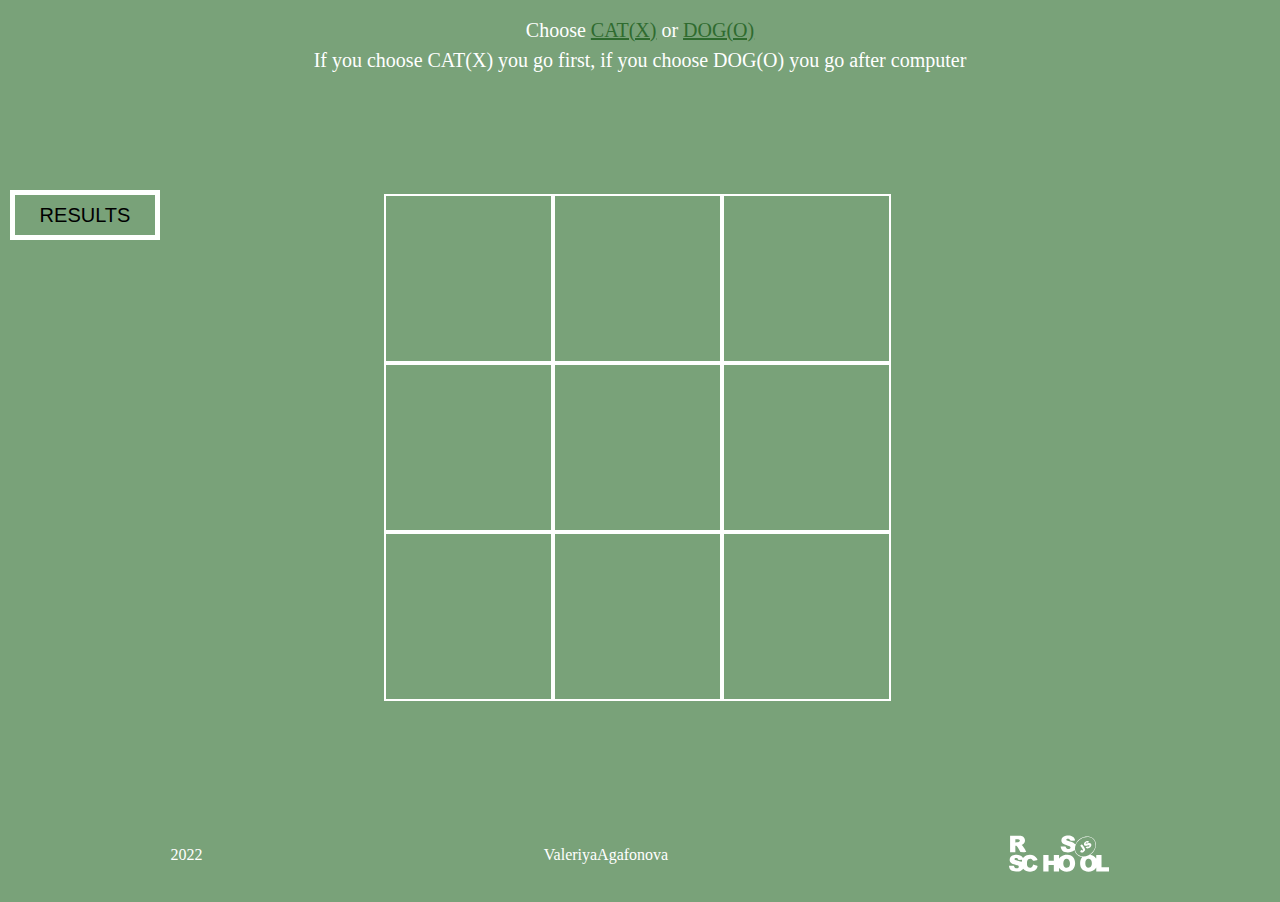
<file: tic-tac-toe/index.html>
<!DOCTYPE html>
<html lang="en">
<head>
    <meta charset="UTF-8">
    <meta http-equiv="X-UA-Compatible" content="IE=edge">
    <meta name="viewport" content="width=device-width, initial-scale=1.0">
    <link rel="stylesheet" href="./style.css">
    <link rel="icon" href="./assets/cat.svg">
    <title>Tic-tac-toe</title>

</head>
<body>
    <div class="modal-window display">
        <div class="container">
        <p class="condrad">You win!!!</p>
        <p class="steps">Steps: 0</p>
        <button class="play-again">Play again</button>
    </div> 
    </div>
    <div class="modal-window-results display">
        <div class="container-for-results">
            <h2>Last 10 results</h2>
        <div class="result-container"></div>
    
        <button class="close">Close</button>
    </div> 
    </div>
    <button class="results">
        RESULTS
    </button>
    <header class="header">
        
        <div class="choice">
<p>Choose <span class="cat">CAT(X)</span> or <span class="dog">DOG(O)</span></p>
</div>
<p>If you choose CAT(X) you go first, if you choose DOG(O) you go after computer</p>
    </header>
    <main class="main">
        <div class="playground">
            <div class="cell"></div>
            <div class="cell"></div>
            <div class="cell"></div>
            <div class="cell"></div>
            <div class="cell"></div>
            <div class="cell"></div>
            <div class="cell"></div>
            <div class="cell"></div>
            <div class="cell"></div>
        </div>
        

    </main>
    <footer class="footer">
        <span>2022</span>
        <a href="https://github.com/ValeriyaAgafonova">ValeriyaAgafonova</a>
        <a href="https://rs.school/js-stage0/"><svg class="logo" version="1.1" fill="white" xmlns="http://www.w3.org/2000/svg" width="242" height="90" viewBox="0 0 242 90">
            <title>rss</title>
            <path d="M137.197 3.257c-6.927 1.609-10.367 5.259-10.401 11.036-0.039 6.727 3.729 9.816 15.812 12.966 5.873 1.53 7.869 4.182 5.091 6.758-3.153 2.922-9.323 1.027-10.1-3.105-0.385-2.062-0.366-2.056-6.837-1.696l-5.735 0.318 0.276 1.806c0.425 2.784 2.722 7.082 4.68 8.758 5.802 4.964 21.78 4.455 27.25-0.872l1.6-1.558 0.307 1.811c1.125 6.663 7.892 12.923 15.677 14.504l2.5 0.509-1.477 1.935c-4.874 6.384-5.012 19.44-0.276 26.221 7.248 10.375 27.644 10.074 34.355-0.506l1.249-1.969v9.391h31.61v-10.097h-18.878v-29.416h-12.732l-0.025 4.5c-0.022 3.676-0.121 4.343-0.548 3.642-2.419-3.968-7.13-7.265-11.748-8.218l-2.489-0.515 2.526-1.898c7.858-5.906 12.752-16.681 11.495-25.307-3.305-22.669-35.958-23.020-48.395-0.523-0.802 1.448-1.485 2.68-1.519 2.737s-1.153-0.956-2.489-2.247c-2.77-2.683-4.995-3.665-12.558-5.538-7.037-1.744-8.477-2.967-6.112-5.192 2.25-2.115 7.149-0.745 8.252 2.309 0.647 1.789 0.529 1.772 8.010 1.277l4.326-0.287-0.276-1.724c-1.277-7.987-11.329-12.386-22.424-9.807zM2.635 23.268v19.755h12.732v-15.806h1.294c2.042 0 3.277 1.502 7.214 8.781l3.682 6.803 7.079 0.121c3.893 0.067 7.076 0.003 7.076-0.141 0-2.225-7.934-15.064-10.136-16.402l-1.207-0.734 2.436-1.274c9.031-4.728 7.321-18.273-2.576-20.396-1.249-0.267-7.574-0.467-14.884-0.467h-12.71v19.755zM195.401 6.952c19.87 5.186 18.051 33.064-2.824 43.242-21.268 10.37-40.222-6.654-30.113-27.045 5.898-11.897 20.984-19.316 32.934-16.194zM24.14 12.417c4.472 2.261 1.505 6.435-4.829 6.795l-3.943 0.225v-7.585l3.842 0.006c2.199 0.003 4.306 0.242 4.93 0.557zM188.373 15.91c-3.496 0.928-7.051 4.461-7.054 7.009-0.006 4.163 3.322 5.664 8.558 3.862 3.203-1.102 4.019-1.102 4.612 0.003 1.004 1.879-2.287 3.794-4.207 2.447-0.965-0.675-4.523 1.454-4.559 2.728-0.056 1.918 4.798 2.644 7.771 1.162 9.442-4.705 6.761-14.805-3.032-11.427-3.915 1.35-4.756 1.409-4.756 0.323 0-1.704 2.663-2.936 3.825-1.775 0.475 0.475 4.075-1.912 4.075-2.703 0-1.181-3.189-2.177-5.237-1.631zM174.201 25.383c-2.095 1.516-2.194 1.122 1.648 6.576 2.365 3.355 3.274 5.012 3.184 5.797-0.157 1.342-1.662 1.699-2.72 0.644-0.672-0.672-0.847-0.619-2.438 0.745-4.019 3.443 2.090 6.398 6.629 3.209 4.987-3.504 4.995-5.678 0.037-12.918-3.845-5.617-4.022-5.729-6.342-4.050zM13.044 49.621c-7.183 1.133-11.388 5.333-11.444 11.43-0.056 6.221 3.977 9.765 13.967 12.265 6.123 1.533 8.139 2.703 8.139 4.719 0 5.678-10.164 5.11-11.239-0.627-0.377-2.002-0.329-1.991-6.812-1.64l-5.749 0.312 0.287 1.8c1.311 8.252 6.109 11.686 16.799 12.021 8.477 0.264 11.391-0.557 15.092-4.258l2.534-2.534 0.931 1.257c5.386 7.284 23.58 7.774 29.554 0.793 1.747-2.039 3.707-5.881 3.907-7.65 0.141-1.246 0.101-1.268-5.223-2.883l-5.363-1.628-0.72 2.166c-2.453 7.383-11.714 7.467-13.748 0.127-0.692-2.495-0.608-8.454 0.157-11.022 1.845-6.207 9.638-7.481 12.8-2.090 1.319 2.25 0.965 2.208 6.95 0.855 5.698-1.288 5.453-1.060 4.154-3.859-5.153-11.087-22.475-13.688-31.66-4.759l-2.562 2.492-1.063-1.814c-2.649-4.523-11.005-6.846-19.682-5.473zM134.342 49.632c-4.863 0.844-9.667 3.904-12.381 7.883-0.726 1.066-0.745 0.979-0.768-3.187l-0.023-4.281h-12.732v13.61h-12.732v-13.61h-12.732v39.513h12.732v-15.806h12.732v15.806h12.732v-8.933l1.375 2.073c5.721 8.634 23.414 10.15 31.466 2.694 9.318-8.626 7.49-28.249-3.136-33.671-4.101-2.093-11.298-3.004-16.535-2.095zM20.183 57.727c0.734 0.38 1.595 1.409 2.062 2.467l0.802 1.817 8.578-0.413-0.281 2.239c-0.371 2.962-0.537 3.074-2.998 1.986-1.159-0.512-4.402-1.505-7.211-2.211-6.646-1.665-7.473-2.022-7.813-3.375-0.63-2.503 3.766-4.112 6.865-2.509zM141.871 59.279c6.502 1.806 7.819 16.729 1.789 20.278-4.503 2.649-10.201 0.394-11.537-4.57-2.655-9.863 2.264-17.786 9.748-15.708zM194.951 59.268c7.554 2.098 7.4 19.074-0.191 21.119-6.103 1.642-10.164-2.599-10.133-10.581 0.034-8.294 3.963-12.305 10.325-10.536z"></path>
            </svg></a>
    
    </footer>
    
    <script src="./index.js"></script>
    <script>
        console.log('60/60')
        console.log('Вёрстка +10 реализован интерфейс игры +5в футере приложения есть ссылка на гитхаб автора приложения, год создания приложения, логотип курса со ссылкой на курс +5')
        console.log('При кликах по игровому полю по очереди отображаются крестики и нолики. Первая фигура всегда крестик +10 Так как немного видоизменен вид - котики это крестики и это написано сверху, поэтому по умолчанию они всегда ходят первыми, и если ты выбираешь играть песиком(ноликом) то сначала идет ход компьютера, которых ходит котиками(крестиком)')
        console.log('Игра завершается, когда три фигуры выстроились в ряд по вертикали, горизонтали или диагонали +10 реализовано через массив выигрышных сочетаний, сочетание отображается зеленым')
        console.log('Результаты последних 10 игр сохраняются в local storage. Есть таблица рекордов, в которой отображаются результаты предыдущих 10 игр +10 результаты игр по кнопке results,список идет от самой старой к самой новой,  в локал сторедже все сохраняется, ')
        console.log('Анимации или звуки, или настройки игры. Настройки игры - можно выбрать играть песиками или котиками Баллы начисляются за любой из перечисленных пунктов +10')
        console.log('Очень высокое качество оформления приложения и/или дополнительный не предусмотренный в задании функционал, улучшающий качество приложения(игра против компьютера, единственное его логику я писаал простуя чтобы он занимал случайную клетку, зато так проще у него выиграть или проиграть и посмотреть правильно ли все работает) +10')
        

    </script>
</body>
</html>
</file>
<file: eco-sounds/style.css>
p{
    margin: 0;
    padding: 0;
}
a{
    list-style: none;
    color: white;
    text-decoration: none;
}
a:hover{
    color:rgb(210, 222, 45);
    transition: 1s;
}
body{
    background-image: url(./assets/img/forest.jpg);
    background-size: cover;
    font-size: 30px;
    color: white;
    font-style: italic;
    margin:0;
    display: flex;
    flex-direction: column;
    height: 100vh;
}

.header,
.footer{
    flex:none;
    background-color: rgba(0, 0, 0, 0.397);
    display: flex;
    justify-content: space-around;
    padding: 20px 0;
}
.bird-button{
     display: flex;
    flex-direction: column;
    justify-content: center;
    align-items: center;
  
  position: relative;
}
svg{
    fill: white;
}
.bird-button:hover{
    cursor: pointer;
   
}
.bird-button:hover svg{
    fill: rgb(210, 222, 45);
    transition: 1s;
}
.bird-button:hover .bird-name{ 
    color:rgb(217, 228, 53);
    transition: 1s;

  
}
.main{
    flex-grow: 1;
    display: flex;
    justify-content: center;
    align-items: center;
}
.play,
.pause{
    fill: white;
    cursor: pointer;
}
.play:hover,
.pause:hover{
    fill:rgb(210, 222, 45);
}
.display{
    display: none;
    color: rgb(122, 207, 228)
}
.active{
    color: rgb(122, 207, 228);
    fill: rgb(122, 207, 228);
}
.logo:hover{
    fill: rgb(210, 222, 45);
    transition: 1s;
}
</file>
<file: image-galery/style.css>
body{
    margin:0;
    display: flex;
    flex-direction: column;
    justify-content: center;
    align-content: center;
    background-color: rgb(31, 63, 89);
}
.header{
    height: 10vh;
    display: flex;
    justify-content: space-between;
    padding: 20px 50px;
    align-items:center;
    border-bottom: 10px solid rgb(176, 205, 233);

}
h1{
    color: rgb(176, 205, 233);
    font-size: 60px;
}
.main{
    min-height: 80vh;
    flex-grow: 2;
}
input{
    width: 250px;
    height: 40px;
    border: 4px solid rgb(176, 205, 233);
    border-radius: 5px;
    font-size: 30px;
    background-color: rgb(31, 63, 89);
    color: rgb(176, 205, 233);
}
.photo-container{
    padding: 20px;
    display: flex;
    justify-content: center;
    flex-wrap: wrap;
    gap: 20px;
}
.photo{
    width: 400px;
    height: 275px;
    border-radius: 10px;
}

.error{
    margin: 0 auto;
    padding: 20px;
    width: 400px;
    height: 200px;
    background-color: rgb(176, 205, 233);
    border: 5px solid white;
    border-radius: 15px;
    color:rgb(31, 63, 89);
    font-size: 40px;
    display: flex;
    justify-content: center;
    align-items: center;
}
.display{
    display: none;
}
.search-area{
    position: relative;
}
.clean{
    color: white;
    display: none;
    position: absolute;
    right: 20px;
    top: 10px;
    font-size: 25px;
    cursor: pointer;
}
.clean:hover{
    color: grey;
}
.clean:active{
    color: rgb(176, 205, 233);
}

.footer{
    height: 10vh;
    display: flex;
    width: 100%;
    justify-content: space-around;
    align-items: center;
}
.logo{
    width: 100px;
}
.logo:hover{
fill: black;
}
a{
    color: white;
    text-decoration: none;
}
span{
color: white;
}
a:hover{
    color: black;
}
</file>
<file: movie-app/style.css>
body{
    background: rgb(2,0,36);
background: linear-gradient(90deg, rgba(2,0,36,1) 0%, rgba(9,9,121,1) 50%, rgba(12,13,13,1) 100%);
color: white;
margin:0;


}
h1{
    font-size: 50px;
}
.header{
    height: 10vh;
    display: flex;
    justify-content: space-around;
    align-items: center;
    border-bottom: 7px solid white;
}
.search-input{
    width: 250px;
    height: 30px;
    background-color: transparent;
    border-radius: 10px;
    color: white;
    font-size: 20px;
    border: 5px solid white;

}
.main{
    min-height: 80vh;
    padding: 50px 0;
    width: 100vw;
    display: flex;
    flex-wrap: wrap;
    justify-content: space-around;
    gap: 50px;
    margin-bottom: -100px;
}
.movie-card{
width: 25%;
background-color: black;
display: flex;
flex-direction: column;
align-items: center;
padding-top: 20px;
border-radius: 10px;
border: 1px solid rgba(255, 255, 255, 0.543);
overflow: hidden;
position: relative;

}
.movie-image{
    width: 80%;
   
}
.image{
    width: 100%;
    border-radius: 10px;
}
.movie-description{
    margin: 10px;
    display: flex;
    flex-direction: column;
    justify-content: center;
    align-items: center;
}
.rating{
   
display: flex;
    width: 70px;
    height: 50px;
    background-color: rgba(9,9,121,1);
    justify-content: center;
    font-size: 30px;
    align-items: center;
    border-radius: 10px;
}
h2{
    font-size: 40px;
    margin: 10px 0;
}
.description{
    position: absolute;
    left: 0;
    bottom: 0;
    right: 0;
    overflow-y: auto;
    max-height: 100%;
    transform: translateY(101%);
    transition: transform 0.2s ease-in;
    background-color: rgb(27, 65, 135);
    font-size: 25px;
    padding: 20px;
    line-height: 40px;
}
.movie-card:hover .description{
    transform: translateY(1%);
}

.search-area{
    position: relative;
}
.clean{
    display: none;
    position: absolute;
    right: 20px;
    top: 10px;
    font-size: 20px;
    cursor: pointer;
}
.clean:hover{
    color: grey;
}
.clean:active{
    color: rgb(152, 161, 209);
}



.footer{
    height: 10vh;
    margin-top: 50px;
    display: flex;
    width: 100%;
    justify-content: space-around;
    align-items: center;
}
.logo{
    width: 100px;
}
.logo:hover{
fill: black;
}
a{
    color: white;
    text-decoration: none;
}
span{
color: white;
}
a:hover{
    color: black;
}
</file>
<file: pdf-resume/style.css>
/*обнуляем отступы*/
img,
div,
section,
h1,
p{
    margin: 0;
    padding: 0;
}
/* основной контейнер*/
.container{
    font-family: 'Montserrat', sans-serif;
    max-width: 1024px;
    margin: 0 auto;
}
/*хедер и имя*/
.header{
   background-image: linear-gradient(orange 50%, white 50%);
   height: 300px;
   display: flex;
   justify-content: center;
   align-items: center;
}

.header__photo{
    border-radius: 50%;
    border: 7px solid black;
}

.name{
   background-color: black;
   color: white;
   display: flex;
   flex-direction: column;
   justify-content: center;
   align-items: center;
   padding: 20px;
}

h1{
    font-weight: 700;
    font-size: 40px;
    text-transform: uppercase;
}

.name__spec{
    text-transform: uppercase;
    font-size: 25px;
    font-weight: 100;
}
/*выравнивание основных колонок*/
.main{
    display: flex;
}

.main__left-side,
.main__right-side{
    justify-content:start;
}

.main__left-side{
    width: 65%;
    line-height: 30px;
    padding-right: 20px;
}

.main__right-side{
    width: 35%;
    background-color: orange;
    font-size: 17px; 
}

.main__left-side_information-section,
.main__right-side_lang-list{
    display: flex;
}

.main__right-side,
.main__left-side_information-section,
.main__left-side_information-section_summary,
.main__left-side_information-section_education{
    display: flex;
    flex-direction: column;
    justify-content: center;
    align-items: left;
}


h2{
    text-transform: uppercase;
    padding: 10px;
    
}
.main__right-side h2{
    color: white;
    background-color: black;
    width: 75%;
    border-radius: 0 20px 20px 0;
    
}
.main__left-side h2{
    color: white;
    background-color: orange;
    width: 50%;
    border-radius: 0 20px 20px 0;
}
.education__tables_table-time_circle{
    width: 25px;
    height: 25px;
    border-radius: 50%;
    background-color: orange;
    margin: 0 10px;
}

.skills-list_item_circle,
.lang-list_circle{
background-color: white;
width: 25px;
    height: 25px;
    border-radius: 50%;
    margin-right: 5px;
    transition: all 0.5s;
    display: flex;
    justify-content: center;
    align-items: center;
}

svg,
.github{
    fill: black;
    width: 25px;
    height: 25px;
    margin: 5px 0;
    
}
.main__right-side_contact-list,
.main__right-side_skills-list,
.main__right-side_lang-list{
    margin-left: 20px;
}

.main__right-side_contact-list{
    padding-bottom: 50px;
}

.main__right-side_skills-list_item,
.education__tables_table-time{
    display: flex;
    margin: 10px 0;
}

.education__tables{
    display: grid;
    grid-template-columns: 35% 65%;
   border: 1px solid black;
   margin-bottom: 10px;
}

span{
    padding-top:10px;
}

.main__right-side_skills-list p{
    text-transform: uppercase;
}
a:hover svg{
    fill: white;
}
.main__right-side_contact-list p{
    font-size: 14px;
}
.main__left-side_projects a{
    border: 2px solid orange;
    padding: 5px;
    color: black;
    background-color: rgba(255, 166, 0, 0.212);
    text-decoration: none;
    font-weight: 600;
}
.main__left-side_projects{
    margin-bottom: 20px;
}
.main__left-side_projects a:hover,
span a:hover{
    background-color: orange;
    color: white;
}

span a{
    border: 1px solid orange;
    padding: 3px;
    color: black;
    background-color: rgba(255, 166, 0, 0.212);
    text-decoration: none;
    font-weight: bolder;
}
</file>
<file: pdf-resume/media.css>
@media (max-width: 856px) { 
.main{
    flex-direction: column-reverse;
    
}
.main__left-side,
.main__right-side{
    width: 100%;
}
.main__right-side h2{
    width: 50%;
}
}
@media (max-width: 500px){

.education__tables_table-time p{
    font-size: 12px;
}
.education__tables span{
    font-size: 12px;
}

}
</file>
<file: portfolio-landing/style.css>
@font-face {
    font-family: Merriweather;
    src: url(./assets/fonts/Merriweather/Merriweather-Bold.ttf);
    font-weight: 700;
}
@font-face {
    font-family: Inter;
    src: url(./assets/fonts/Inter/static/Inter-Bold.ttf);
    font-weight: 700;
}
@font-face {
    font-family: Merriweather-Regular;
    src: url(./assets/fonts/Merriweather/Merriweather-Regular.ttf);
    font-weight: 400;
}
@font-face {
    font-family: Inter-normal;
    src: url(./assets/fonts/Inter/static/Inter-Regular.ttf);
    font-weight: 400;
}
:root{
--main-size: 20px;
--gold-color: #BDAE82;
--title-margin: 100px;

}

.inter-bold{
   font-family: 'Inter', sans-serif;
   src: url(./assets/fonts/Inter/static/Inter-Bold.ttf);
   font-weight: 700;
}
*{
    margin: 0;
    padding: 0;
    font-family: 'Inter', sans-serif;
}
a{
    color: white;
    text-decoration: none;
}
html{
    scroll-behavior: smooth;
    box-sizing: border-box;
}
button{
    font-family: inherit;
    cursor: pointer;

}
.h1-bold,
.h2-bold{
    font-family: 'Merriweather', serif;
    font-weight: 700;
    src: url(./assets/fonts/Merriweather/Merriweather-Bold.ttf);
}


body{
    background-color: black;
    color: white;
}
li{
    list-style: none;
}
.main-container{
    max-width: 1440px;
    margin: 0 auto;
    padding: 0 20px;
 
}
header{
    height: 90px;
    max-width: 1440px;
    padding: 0 10px;
    display: flex;
    justify-content: space-between;
    align-items: center;
    background: url('./assets/img/back.jpg');
    background-repeat: no-repeat;
    background-position: center 0;
    margin:0;
}
.logo-image{
    margin-left: 20px;
}
.right-side{
   display: flex;
   font-size: var(--main-size);
   line-height: 50px;

}

.navigation-top{
    display: flex;
   justify-content: flex-start;
   column-gap: 30px;
   
}
.language-en{
    text-transform: uppercase;
    margin-right: 5px;
   
}
.language-ru{
    text-transform: uppercase;
    margin-left: 5px;
}
.non-active{
    cursor: pointer;
}
.active-lang{
    color: var(--gold-color);
    font-weight: bold;
}
.non-active-light{
    cursor: pointer;
}
section{
    max-width: 1440px;
}
.hero{
    background-image: url(./assets/img/back.jpg) ;
    background-position: center -90px;
  background-repeat: no-repeat;
    display: flex;
    padding-top: 160px;
    padding-bottom: 330px;
}
.burger{
    display: none;
}
.burger:hover{
    cursor: pointer;
}
.burger .line{
    width: 50px;
    height: 3px;
    background-color: #ecf0f1;
    display: block;
    margin:10px auto;
    -webkit-transition: all 0.3s ease-in-out;
    -o-transition: all 0.3s ease-in-out;
    transition: all 0.3s ease-in-out;
  }

  .burger.is-active .line:nth-child(2){
    opacity: 0;
  }
  
  .burger.is-active .line:nth-child(1){
    -webkit-transform: translateY(13px) rotate(45deg);
    -ms-transform: translateY(13px) rotate(45deg);
    -o-transform: translateY(13px) rotate(45deg);
    transform: translateY(13px) rotate(45deg);
  }
  
  .burger.is-active .line:nth-child(3){
    -webkit-transform: translateY(-13px) rotate(-45deg);
    -ms-transform: translateY(-13px) rotate(-45deg);
    -o-transform: translateY(-13px) rotate(-45deg);
    transform: translateY(-13px) rotate(-45deg);
  }
.intro{
   
    margin-left: 80px;
    width: 500px;
    font-size: var(--main-size);
    line-height: 40px;
}
h1{
    font-size: 60px;
    line-height: 120px;
}
.introduction{
    margin-top: 10px;
   
}
.hire-button{
    font-size: var(--main-size);
    width: 220px;
    height: 55px;
    margin-top: 25px;
    background-color: var(--gold-color);
    border: 2px solid var(--gold-color);
    position: relative;
    transition: transform ease-in 0.1s, box-shadow ease-in 0.25s;
    box-shadow: 0 2px 25px transparent;
}
.skills,
.portfolio,
.price,
.contacts,
.video,
.skills-list-item{
    display: flex;
    flex-direction: column;
    align-items: center;
}
.skills,
.portfolio,
.video,
.price{
    position: relative;
   
}
.section-title{
    color: var(--gold-color);
    line-height: 80px;
    margin-top: var(--title-margin);
    font-size: 40px;
    margin-bottom: 60px;  
    background-color: black;
   padding-left: 20px;
   padding-right: 20px;

}
.h2-lines{
    background-image: linear-gradient(to top, #000 97px, #bdae82 97px, #bdae82 99px, #000 99px);
    width: 50%;
    display: flex;
    justify-content: center;
}
.portfolio h2{
    margin-top: 110px;
}

.skills-list{
    display: flex;
    justify-content: space-between;
    flex-wrap: wrap;
    column-gap: 40px;
    row-gap: 36px;
}
.skills-list-item{
    width: 320px;
    text-align: center;

}

.spec{
    line-height: 36px;
    font-size: 18px;
}
h4{
    margin: 50px 0 20px 0;
  font-size: var(--main-size);
  line-height: 40px;
}
.seasons-buttons{
    display: flex;
    flex-wrap: wrap;
    justify-content: center;
    column-gap: 5px;
    row-gap: 5px;

}
.season-button{
    width: 220px;
    height: 55px;
    border: 2px solid var(--gold-color);
    background-color: transparent;
    color: var(--gold-color);
    font-size: var(--main-size);
    line-height: 40px;
    transition: 0.5s;
}
.season-button-active{
    background-color: var(--gold-color);
    color: black;
}
.season-button-light{
    background-color: var(--gold-color);
    color: black;
}
.season-button-active-light{
    background-color:black;
    color:var(--gold-color);
}
.photos-list{
    margin-top: 60px;
    display: flex;
    justify-content: center;
    flex-wrap: wrap;
    gap: 25px;
}
.video-player{
    
    max-width: 1440px;
    display: flex;
    justify-content: center;
    align-items: center; 
    position: relative;
}
.video-img{
width: 100%;
}
.play-button{
    position: absolute;
    background-color: transparent;
    border: none;
    
}
.price{
    padding-bottom: 100px;
}
.price-list{
    display: flex;
    flex-wrap: wrap;
    column-gap: 26px;
}
.price-item{
    width: 445px;
    border: 2px solid var(--gold-color);
    display: flex;
    flex-direction: column;
    align-items: center;
    text-align: center;
}

.order{
    width: 220px;
    height: 55px;
    background-color:  var(--gold-color);
    font-size: 20px;
    line-height: 40px;
    margin-top: 40px;
    margin-bottom: 40px;
}
h3{
font-size: 28px;
font-family: 'Merriweather-Regular', serif;
line-height: 56px;
margin-top: 40px;
margin-bottom: 20px;
}
.cost{
    font-size: 24px;
    line-height: 48px;
    font-family: 'Merriweather-Regular', serif;
    color: var(--gold-color);
    margin-bottom: 20px;

}
.options{
    font-size: 18px;
    line-height: 36px;
}
.contacts h2{
    margin:0;
    background-color: transparent;
}
.contacts{
    background-image: url(./assets/img/contaxt-image.jpg);
    background-size: cover;
    padding-top: 60px;
    padding-bottom: 195px;
    max-width: 1440px;
    display: flex;
    align-items: flex-end;
}
.contact-container{
    display: flex;
    flex-direction: column;
    padding-right: 20px;
}
input,
textarea{
    background-color: rgba(0, 0, 0, 0.466);
    border: 2px solid var(--gold-color);
    width: 445px;
    height: 45px;
    margin-bottom: 20px;
    font-size: 20px;
    line-height: 40px;
}
::placeholder{
    color: var(--gold-color);
    padding-left: 18px;  
}
textarea::placeholder{
    padding-top: 5px;
}
textarea{
    height: 90px;
    resize: none;
}
.send{
    margin-top: 10px;
    width: 220px;
    height: 55px;
    background-color: var(--gold-color);
    font-size: 20px;
    line-height: 55px;
    border: 2px solid var(--gold-color);
}
.email{
    margin-top: 40px;
}
footer{
max-width: 1400px;
height: 150px;
display: flex;
justify-content: space-between;
align-items: center;
font-size: 20px;
font-family: "Inter-normal";
padding: 0 20px;
}
.github{
    display:flex;
    column-gap: 20px;
}
.social-list{
    display: flex;
    column-gap: 20px;
  
}
.nav-item:hover{
    text-decoration: underline;
   
}

.hire-button:hover,
.order:hover,
.send:hover{
    color: white;
    transition: 0.5s;
}
.season-button:hover{
    color: white;
}

svg{
    fill: white;
}
svg:hover{
    fill: var(--gold-color);
}

a:hover{
    color: var(--gold-color);
}
.over-menu{
    position: fixed;
display: none;
    width: 100%;
    height: 100%;
    z-index: 1;
    left: 0;
    top: 0;
    overflow: auto;
    background-color: rgba(0,0,0,0.4);
    transition: 1s;
}
.over{
    display: block;
   
}
.burger-menu{
    width: 605px;
    height: 1024px;
    position: fixed;
    z-index: 100;
    top:0;
    right: -605px;
    overflow-x: hidden;
    background-color: black;
    transition: 1s;
 
}
.back-menu{
display: flex;
flex-direction: column;
margin-top: 134px;
margin-left: 127px;
row-gap: 16px;
line-height: 72px;
font-size: 35px;

}
.open{
    right: 0;
    transition: 1s;
}


/*светлая тема*/

.sun{
    margin-left: 10px;
    fill: white;
}
.moon{
    margin-left: 10px;
    fill: #1C1C1C;
}
.hide{
    display: none;
}
.sun:hover,
.moon:hover{
    cursor: pointer;
    fill: var(--gold-color);
}

.light-theme{
    background-color: white;
    color: black;
}
.light-back{
    background-image: url('./assets/img/light-bg.jpg');
    background-position: center -90px;
    background-repeat: no-repeat;   
}
.header-light-back{
    background-image: url('./assets/img/light-bg.jpg');
    background-repeat: no-repeat;
    background-position: center 0;
}
.light-contact{
    background: url('./assets/img/light-contacts.jpg')
}
.line-color{
    background-image: linear-gradient(to top, white 97px, black 97px, black 99px, white 99px);
}
.light-svg{
    fill: black;
}
.light-title{
    background-color: white;
    color: black;
}
.light-button{
    background-color: white;
}
.light-button:hover{
    background-color: black;
    color: var(--gold-color);
}
.light-form{
    background-color: rgba(255, 255, 255, 0.5);
    
}
.light-form::placeholder{
    color: black;
}
a.light-a{
    color: black;
}
.light-menu{
    background-color: white;
}
.light-contact-back{
    background: url();
}
a.light-a:hover{
    color: var(--gold-color);
}
.burger .light-line{
    background-color: black;
}
.burger:hover .light-line{
    background-color: var(--gold-color);
}
.burger:hover .line{
    background-color: var(--gold-color);
}

.active-lang-light{
    color:white;
    font-weight: bold;
}

.season-button:hover, .season-button:focus,
.hire-button:hover, .hire-button:focus,
.order:hover, .order:focus,
.send:hover, .send:focus{
	box-shadow: 0 0 0 1em transparent;
	animation: pulse 1s;
}
@keyframes pulse{
	0%{box-shadow: 0 0 0 0 var(--gold-color)}
}
</file>
<file: portfolio-landing/media.css>
@media (max-width: 1439px){
    .price-list{
        justify-content: center;
        row-gap: 20px;
    }
    .skills-list{
        justify-content: center;
    }
}



@media (max-width: 768px) {
.burger{
    display: block;
    position: absolute;
    right: 60px;
    top: 20px;
    z-index: 110;
   
}
.burger-x{
    position: fixed;
}
.right-side{
    margin-right: 120px;
}
.nav-item{
    display:none;
}
    .main-container{
        padding:0;
    }
.logo-image{
    margin-left: 60px;
}
.hero{
    padding-top: 78px;
    padding-bottom: 152px;
}
.h1-bold{
    font-family: 'Merriweather-Regular';
    src: url(./assets/fonts/Merriweather/Merriweather-Regular.ttf);
    font-weight: 400;
}
.hero,
header{
    background-image: url(./assets/img/bg.jpg) ;
}
h1{
    font-size: 32px;
    line-height: 64px;
}
.intro{
    margin-left: 60px;
}
.header-hero-light{
    background-image: url('./assets/img/light-bg.jpg');
     background-repeat: no-repeat;
    background-position: center 0;
}
.hero-light{
    background-image: url('./assets/img/light-bg.jpg');
    background-position: center -90px;
  background-repeat: no-repeat;
}


.introduction{
    line-height: 24px;
    width: 390px;
}
.introduction{
    margin-top: 20px;
}
.hire-button{
margin-top: 60px;
}
h2{
    line-height: 40px;
    font-size: 32px;
}
.h2-lines{
    background-image: linear-gradient(to top, #000 99px, #bdae82 99px, #bdae82 101px, #000 101px);
    width: 48%;
}
.media-lines{
    background-image: linear-gradient(to top, white 99px, black 99px, black 101px, white 101px);
    width: 48%;
}
    footer{
      flex-direction: column;
      justify-content: center;
      margin-top: 15px;
row-gap: 20px;
    }
    .contacts{
        background-image: url(./assets/img/contacts-small.jpg);
        background-size: cover;
        align-items: center;
    }
    .contacts-light{
        background: url('./assets/img/light-contacts.jpg');
    }
    .price-list{
        justify-content: center;
        row-gap: 50px;
    }
    .play-svg{
        width: 75px;
        height: 75px;
    }
    .video-player{
        overflow-x: hidden;
    }
    .video-img{
        width: 108%;
        margin-top: 10px;
    }
    
.play-svg{
    width: 65px;
    height: 65px;
}
    .skills-list{
        justify-content: center;
       column-gap: 25px;
       row-gap: 75px;
       margin-bottom: 65px;
    }

    h4{
        margin: 35px 0 20px 0;
    }
    .spec{
        line-height: 22px;
    }
   
    .seasons-buttons{
        margin-top: 10px;
        display: grid;
        grid-template-columns: 50% 50%;
column-gap: 4px;
row-gap: 5px;
    }

.price-list{
    margin-top: 10px;

}
    .price-item{
        width: 418px;
        border: 3px solid var(--gold-color);
    }
    .price{
        padding-bottom: 80px;
    }
    .contacts{
        padding-top: 75px;
        padding-bottom: 110px;
    }
    .contacts h2{
        margin:0 auto;
    }
    .contact-container{
        padding-right: 0;
    }
    .email{
        margin-top: 50px;
    }
    .send{
        align-self: center;
    }
    textarea{
        height: 100px;
    }
   .social-list{
       margin-top: 5px;
   }
   
  }

  @media (max-width: 460px) {
.introduction{
    width: 250px;
}
.logo-image{
    margin-left: 0;
}
.burger{
    right: 20px;
}
.right-side{
    margin-right: 80px;
}
.seasons-buttons{ 
    grid-template-columns: 100%;
}
.season-photo{
    width: 95%;
}
.price-item{
    width: 95%;
}
input,
textarea{
width: 95%;
}
  }


  @media (max-width: 620px) {

  .burger-menu{
    width: 100%;
    height: 100%;
   
}
  }
</file>
<file: random-game/style.css>
body{
    margin: 0;
    background-color: black;
    color: white;
    display: flex;
    flex-direction: column;
    align-content: center;
    height: 100vh;
}
h2{
    margin:10px;
}
.main{
    flex-grow: 2;
    display: flex;
    justify-content: center;
    position: relative;
}
.start-page{
    display: flex;
    justify-content: center;
    align-items: center;
}
.sheldon{
    max-width: 450px;
    width: 100%;
}
h1{
    font-size: 60px;
}
.start-game{
    align-self: center;
    width: 300px;
    height: 70px;
    font-size: 30px;
    margin-right: 30px;
    margin-top: 100px;
    background-color: rgb(117, 165, 216);
    border-radius: 15px;
    border: 7px solid rgb(46, 72, 99);
    cursor: pointer;
    color: white;
    transition: 0.5s;
}
.start-game:hover{
    border: 7px solid rgb(117, 165, 216);
    background-color: rgb(46, 72, 99);
}
.start-game:active{
    border: 7px solid rgb(154, 149, 198);
    background-color: rgb(76, 14, 128);
}
.right-side{
    display: flex;
    flex-direction: column;
    justify-content: center;
    align-content: center;
}

.sign-list{
    margin-top: 10px;
    display: flex;
    flex-direction: column;
    gap: 20px;
    justify-content: center;
    align-items:center;
}
.okay{
    background-color: transparent;
    color: white;
    border: 3px solid rgb(58, 37, 164);
    width: 200px;
    height: 70px;
    font-size: 20px;
    cursor: pointer;
}
.okay:hover{
    background-color: rgb(58, 37, 164);
}
.okay:active{
    background-color: white;
    color:rgb(58, 37, 164);
}

.sign-image{
    border: 10px solid rgba(0, 0, 255, 0);
    cursor: pointer;
    width: 80px;
    height: 80px; 
    border-radius: 50%;
}
.choice-sign{
    position: relative;
    border-radius: 50%;
    width: 200px;
    height: 200px;
    border: 10px solid rgba(0, 0, 255, 0);
    cursor: pointer;
}

h2{
    font-size: 50px;
}
.sign-image:hover{
    border: 10px solid blue;
}
.sign-image:active{
    border: 10px solid rgb(58, 116, 53);
}
.play{
    width: 100%;
    position: relative;
    display: flex;
    flex-direction: column;
    justify-content: center;
   align-items: center;
   position: relative;
}
.cartoon{
    width: 300px;
    margin-bottom: 100px;
}
.choice-sign{
    border: 7px solid white;
}

.table{
    display: flex;
    justify-content: space-between;
    width: 80%;
}
.timer{
    font-size: 30px;
    text-align: center;
    width: 650px;
    height: 300px;
    display: flex;
    flex-direction: column;
    justify-content: center;
    align-items: center;

}
.time{
    margin: 0;
}

.try{
    font-size: 20px;
    color: white;
    margin-top: 50px;
    width: 200px;
    height: 70px;
    background-color: rgb(117, 165, 216);
    border: 5px solid rgba(255, 255, 255, 0);
    cursor: pointer;
}
.try:hover{
    border: 5px solid rgba(255, 255, 255, 1);
}
.try:active{
    background-color: rgb(76, 14, 128);
}
.footer{
    flex:none;
    display: flex;
    width: 80%;
    justify-content: space-between;
    align-items: center;
    align-self: center;
}
.logo{
    width: 100px;
}
.logo:hover{
fill: rgb(67, 109, 163);
}
a{
    color: white;
    text-decoration: none;
}
span{
color: white;
}
a:hover{
    color: rgb(66, 102, 143);

}
.change-sign{
    position: absolute;
    left:0;
    top: 0;
}
.change-sign .sign-image{
    width: 100px;
    display: flex;
    flex-direction: column;
}
.results-table{
    background-color:rgba(0, 0, 0, 0.486);
    width: 100vw;
    height: 100vh;
    position: absolute;
    display: flex;
    justify-content: center;
    align-items: center;
    z-index: 20;
}
.results-desk{
    background-color: rgb(43, 66, 114);
    border-radius: 10px;
    border: 5px solid white;
    padding: 20px;
    display: flex;
    flex-direction: column;
    justify-content: center;
    align-items: center;
    width: 400px;
    height: auto;
}





.display{
    display: none;
}

.results{
    position: absolute;
    font-size: 20px;
    color: white;
    top: 40px;
    right: 40px;
    width: 100px;
    height: 70px;
    background-color: rgb(117, 165, 216);
    border: 5px solid rgba(255, 255, 255, 0);
    cursor: pointer;
}
.results:hover{
    border: 5px solid rgba(255, 255, 255, 1);
}
.results:active{
    background-color: rgb(76, 14, 128);
}

.result-image{
    opacity: 0;
}
</file>
<file: random-jokes/style.css>
body{
    background-color: rgb(230, 197, 90);
    display: flex;
    flex-direction: column;
    align-items: center;
    justify-content: center;
    height: 100vh;
    margin:0;
}
img{
    z-index: 10;
    border-radius: 50%;
    border: 10px solid rgba(128, 128, 128, 0.461);
    cursor: pointer;
    
}
.animate{
    animation: scale 1s ;
}

img:hover{
    border: 10px solid rgb(38, 75, 38);
}
img:active{
    border: 10px solid white;
}
.main{
    margin-top: 50px;
flex-grow: 2;
}
.head-container{

    display: flex;
    flex-direction: column;
    justify-content: center;
    align-items: center;
    margin-bottom: 50px;
}
.quote-container{
    width: 90vw;
    padding: 0 5vw;
    height: 200px;
    display: flex;
    flex-direction: column;
    justify-content: center;
    align-items: center;
    background-color: rgb(38, 75, 38);
}
p{
    font-size: 20px;
    color: rgb(230, 197, 90);
  
}

.hey{
    color:rgb(38, 75, 38);
}


.footer{
    flex: none;
    display: flex;
    width: 80%;
    justify-content: space-between;
    align-items: center;
}
.logo{
    width: 100px;
    fill:rgb(38, 75, 38);
}
.logo:hover{
fill: white;
}
a{
    color: rgb(38, 75, 38);
    text-decoration: none;
}
span{
color: rgb(38, 75, 38);
}
a:hover{
    color: white;
   

}
.language{
    font-size: 30px;
    color: rgb(38, 75, 38);
}

input {
    -webkit-appearance: none;
    -moz-appearance: none;
    appearance: none;
  
    border-radius: 50%;
    width: 16px;
    height: 16px;

  border: 2px solid #999;
  transition: 0.2s all linear;
  outline: none;
  margin-right: 5px;

  position: relative;
  top: 4px;
}
.checked {
    border: 5px solid rgb(38, 75, 38);
  }


  @keyframes scale {
    0% {
      transform: scaleX(0) scaleY(0);
      }
    100% {
      transform: scaleX(1) scaleY(1);
      }
  }
</file>
<file: tic-tac-toe/style.css>
body{
    background-color: rgb(121, 162, 121);
    margin: 0;
    position: relative;
    
}
p{
    margin: 0;
    padding: 0;
    color: white;
    font-size: 20px;
    text-align: center;
    line-height: 30px;
}
.header{
    height: 10vh;
    display: flex;
    flex-direction: column;
    justify-content: center;
    align-items: center;
}
.main{
    height: 80vh;
    display: flex;
    justify-content: center;
    align-items: center;
    position: relative;
}
.footer{
    height: 10vh;
    width: 100%;
    display: flex;
    justify-content: space-around;
    align-items: center;
}
.playground{
    width: 40vw;
    height: 40vw;
    display: grid;
    grid-template-columns: 33% 33% 33%;
    grid-template-rows: 33% 33% 33%;

}
.cell{
    border: 2px solid white;
    cursor: pointer;
    display: flex;
    justify-content: center;
    align-items: center;
}

.cat, 
.dog{
    color:rgb(47, 107, 47);
    cursor: pointer;
    text-decoration: underline;
}
.cat:hover{
    color:rgb(203, 231, 203);
}
.cat:active{
    color: white;
}
.dog:hover{
    color:rgb(203, 231, 203);
}
.dog:active{
    color: white;
}

.image{
    width: 80%;
}


.modal-window{
    width:100%;
    height: 100%;
    position: absolute;
    z-index: 10;
    background-color: rgba(36, 75, 36, 0.509);
    display: flex;
    justify-content: center;
    align-items: center;
}
.modal-window-results{
    width:100%;
    height: 100%;
    position: absolute;
    z-index: 10;
    background-color: rgba(36, 75, 36, 0.509);
    display: flex;
    justify-content: center;
    align-items: center;
}
.container-for-results,
.container{
width: 400px;
min-height: 300px;
padding: 10px;
background-color: rgb(196, 213, 184);
border: 10px solid green;
border-radius: 15px;
display: flex;
flex-direction: column;
justify-content: center;
align-items: center;
}
.play-again{
    
    width: 200px;
    height: 70px;
    border: 5px solid white;
    background-color: transparent;
    font-size: 20px;
}
.play-again:hover{
    background-color: green;
    color: white;
}
.play-again:active{
background-color: rgb(36, 70, 36);
color: white;
}
.close{

    width: 200px;
    height: 70px;
    border: 5px solid white;
    background-color: transparent;
    font-size: 20px;
}
.condrad{
    color: black;
}
.close:hover{
    background-color: green;
    color: white;
}
.close:active{
background-color: rgb(36, 70, 36);
color: white;
}
.your-counter,
.comp-counter{
    font-size: 40px;
color:rgb(36, 70, 36);
}

.display{
    display: none;
}
.results{
  
    position: absolute;
    top: 20%;
    z-index: 5;
    width: 150px;
    height: 50px;
    border: 5px solid white;
    background-color: transparent;
    font-size: 20px;
    margin: 10px;
}
.results:hover{
    background-color: green;
    color: white;
}
.results:active{
background-color: rgb(36, 70, 36);
color: white;
}

.logo{
    width: 100px;
}
.logo:hover{
fill: black;
}
a{
    color: white;
    text-decoration: none;
}
span{
color: white;
}
a:hover{
    color: black;
}
</file>
